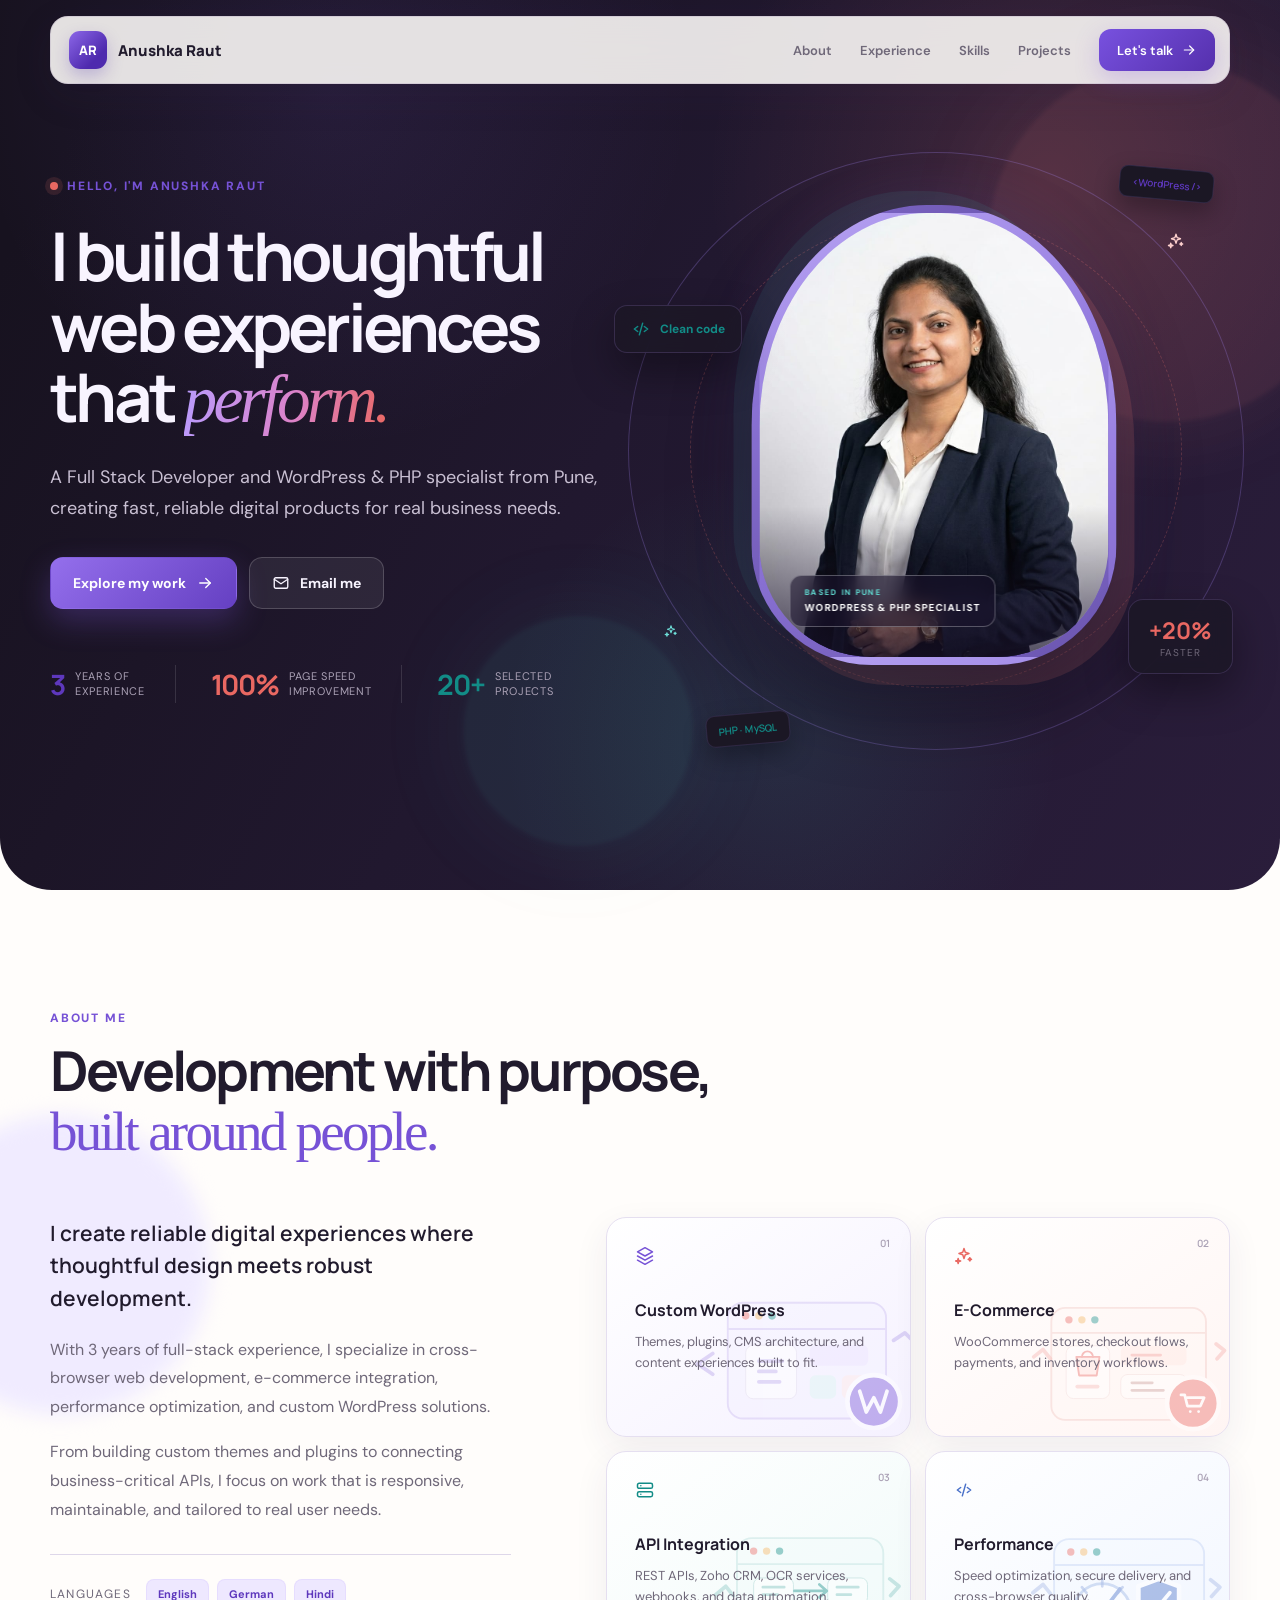
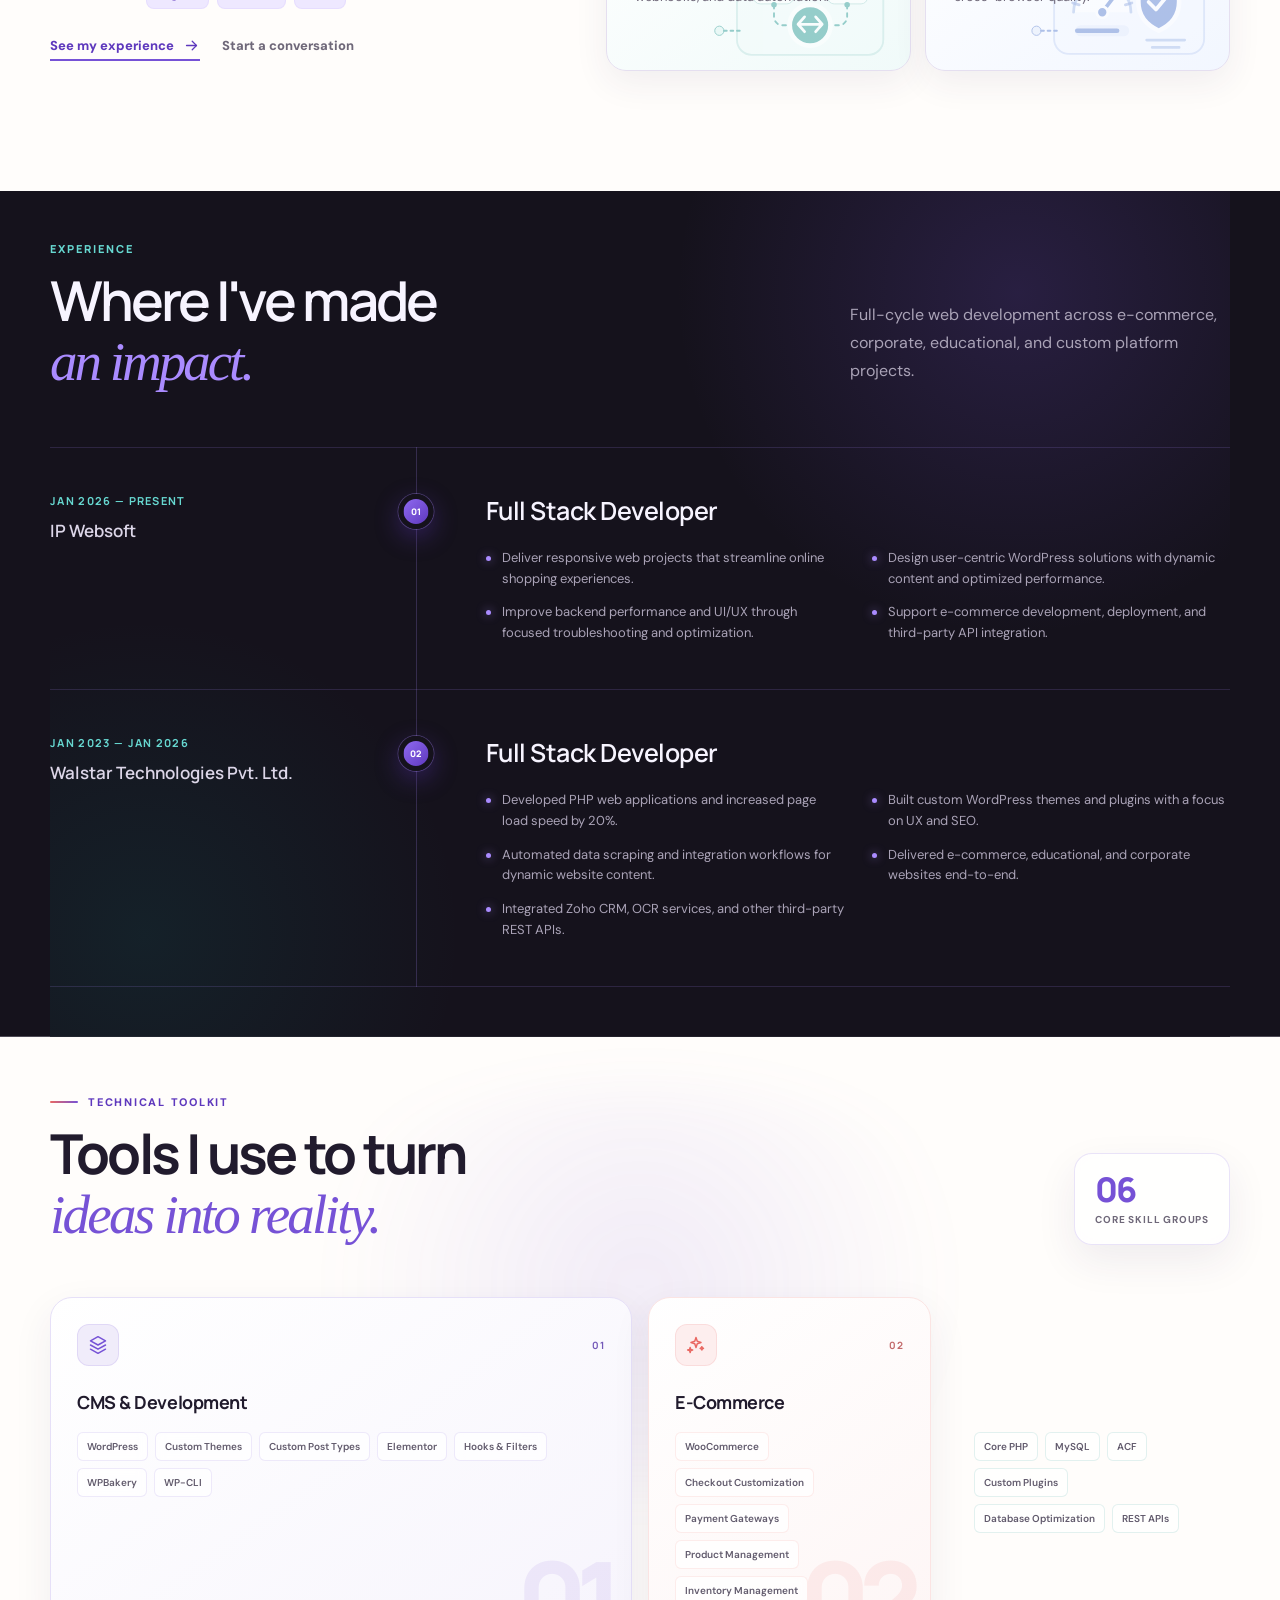
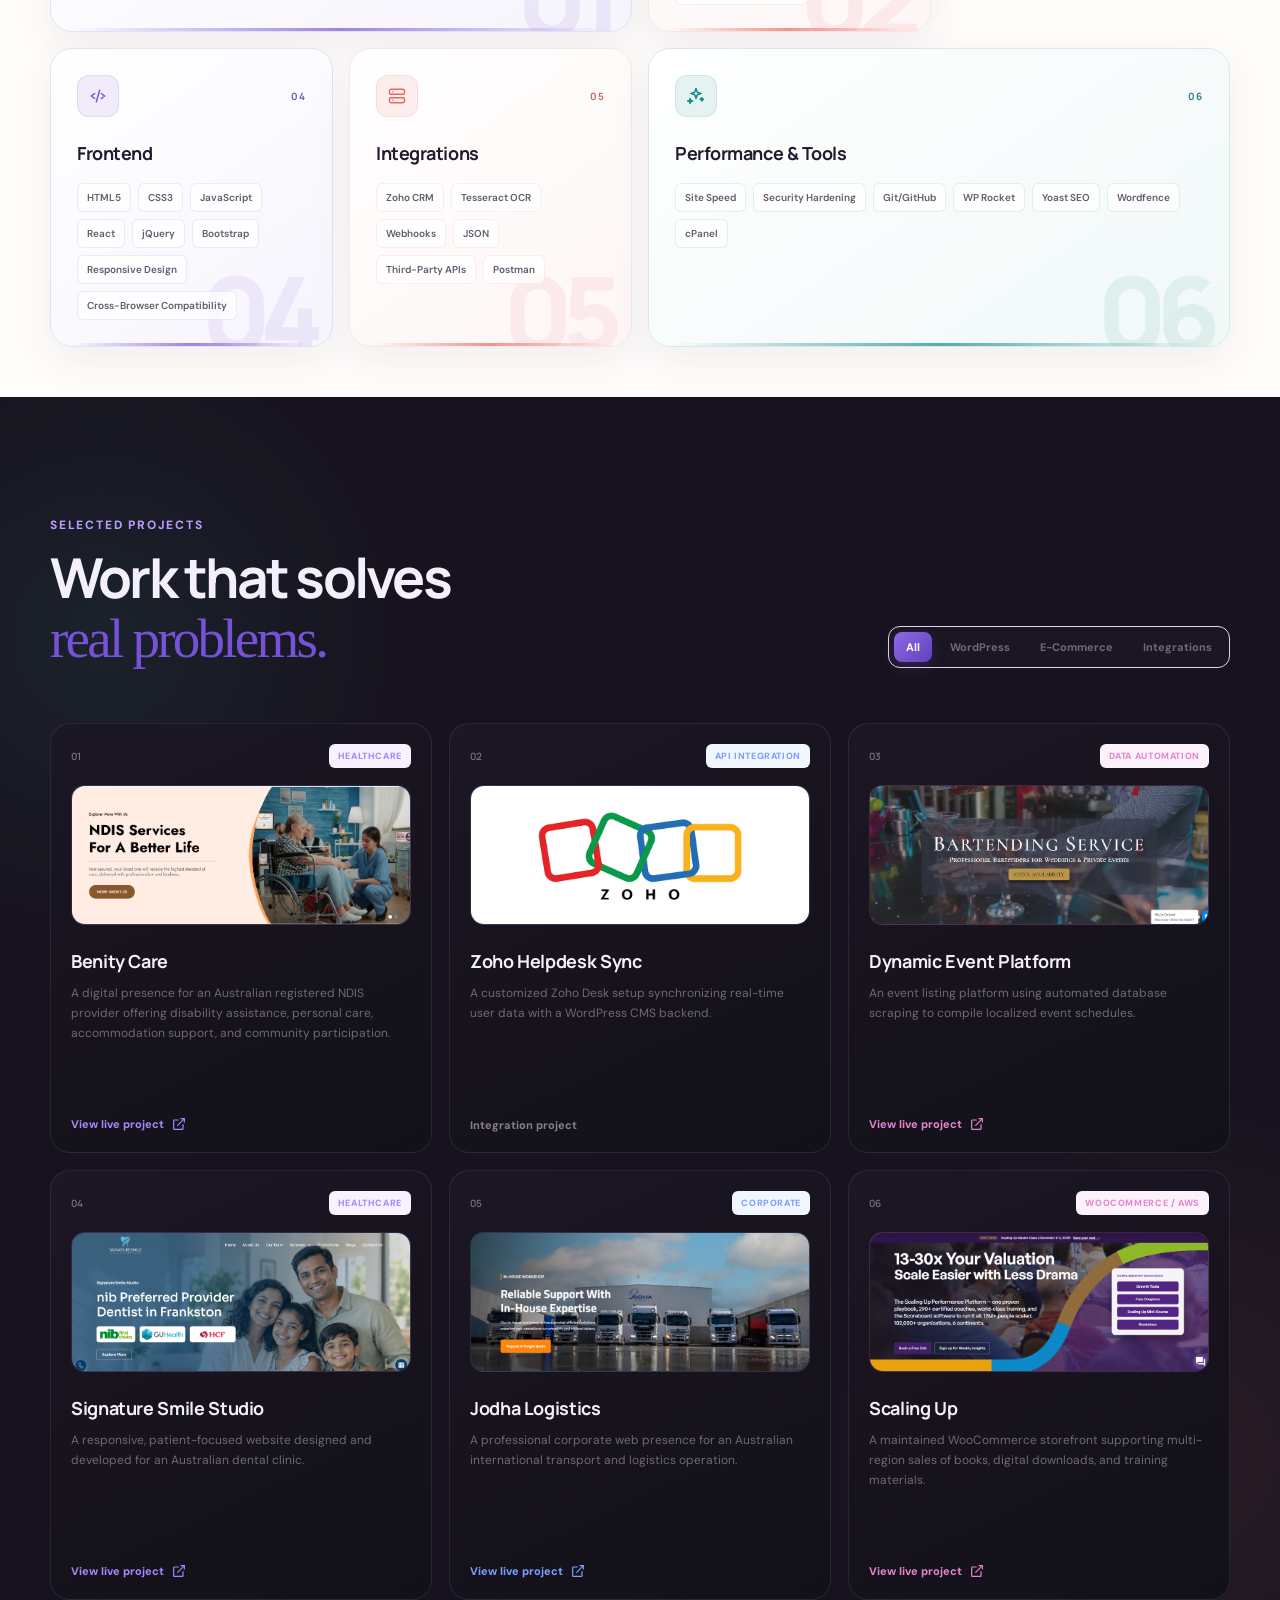
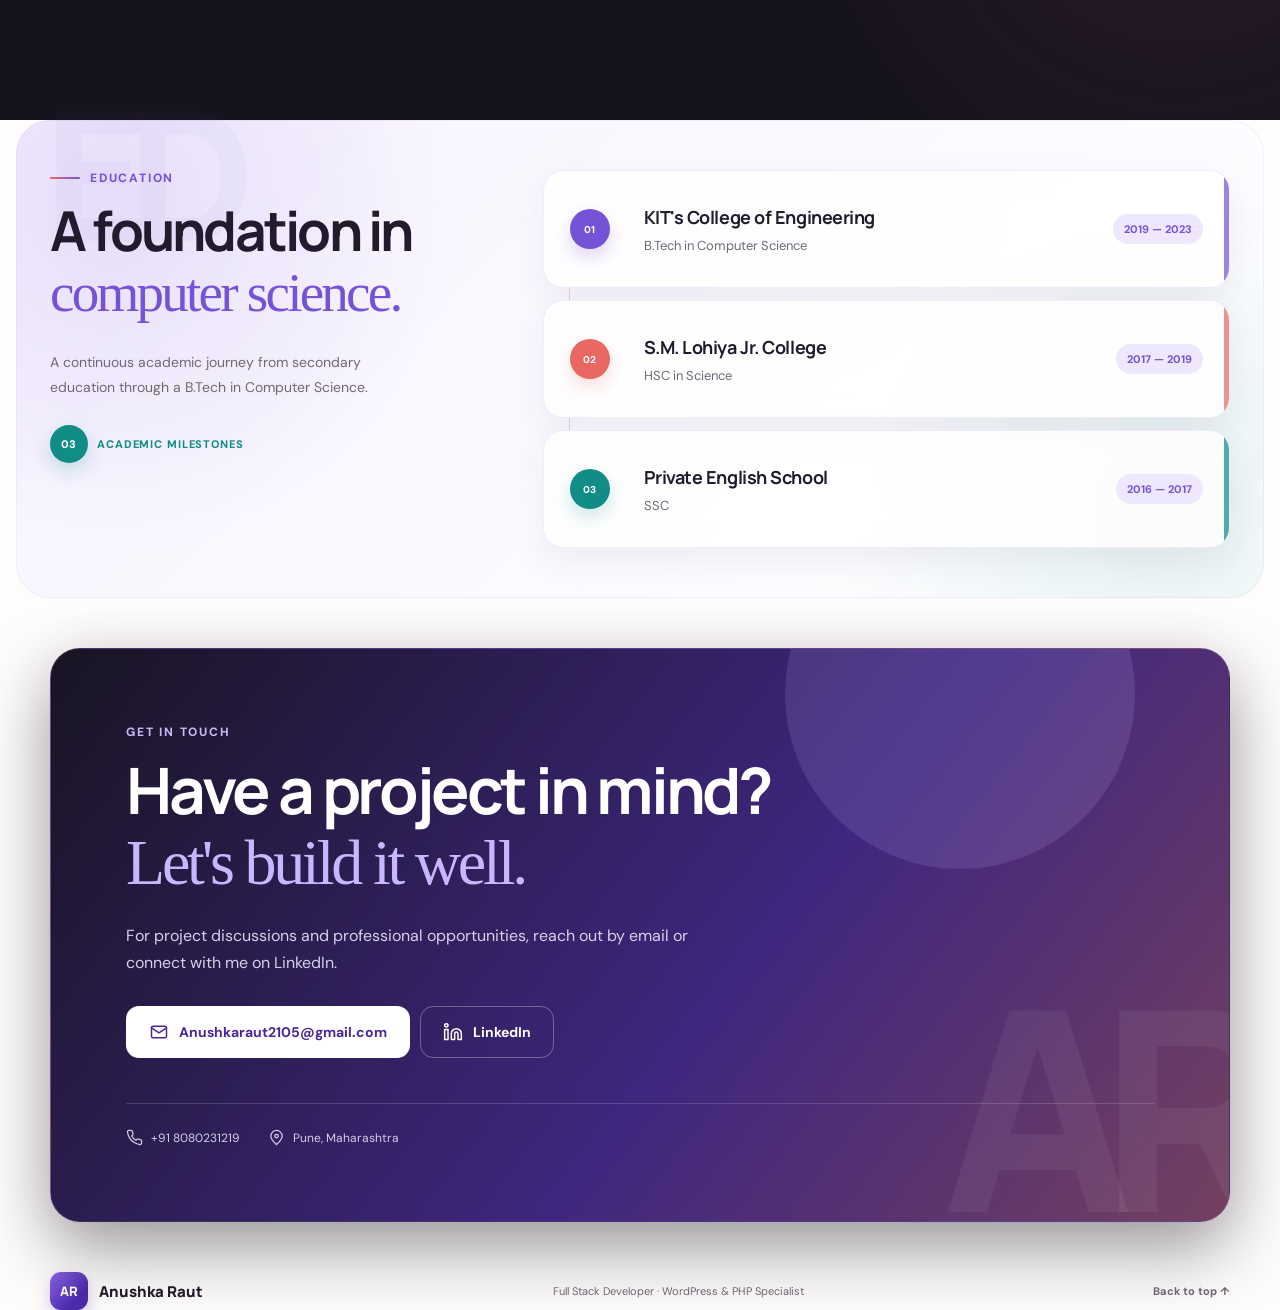
<file: index.html>
<!doctype html>
<html lang="en">
  <head>
    <meta charset="UTF-8" />
    <meta name="viewport" content="width=device-width, initial-scale=1.0" />
    <meta name="description" content="Anushka Raut — Full Stack Developer and WordPress & PHP specialist in Pune." />
    <title>Anushka Raut | Full Stack Developer</title>
    <link rel="icon" href="./public/favicon.svg" />
    <link rel="stylesheet" href="./style.css" />
    <script type="module" src="./script.js"></script>
  </head>
  <body>
<div class="app-shell">
<header class="site-header">
<a href="#home" class="brand" aria-label="Anushka Raut, home">
<span>AR</span>
<strong>Anushka Raut</strong>
</a>
<nav class="nav-links" aria-label="Main navigation">
<a href="#about" class="">About</a>
<a href="#experience" class="">Experience</a>
<a href="#skills" class="">Skills</a>
<a href="#projects" class="">Projects</a>
<a class="nav-contact" href="#contact">Let&#x27;s talk <svg width="16" height="16" viewBox="0 0 24 24" fill="none" stroke="currentColor" stroke-width="1.8" stroke-linecap="round" stroke-linejoin="round" aria-hidden="true">
<path d="M5 12h14">
</path>
<path d="m13 6 6 6-6 6">
</path>
</svg>
</a>
</nav>
<button class="menu-button" aria-label="Open menu" aria-expanded="false">
<svg width="20" height="20" viewBox="0 0 24 24" fill="none" stroke="currentColor" stroke-width="1.8" stroke-linecap="round" stroke-linejoin="round" aria-hidden="true">
<path d="M4 7h16">
</path>
<path d="M4 12h16">
</path>
<path d="M4 17h16">
</path>
</svg>
</button>
</header>
<main>
<section id="home" class="hero section-wrap">
<div class="hero-glow glow-one">
</div>
<div class="hero-glow glow-two">
</div>
<div class="hero-content reveal">
<p class="eyebrow">
<span class="eyebrow-dot">
</span> Hello, I&#x27;m Anushka Raut</p>
<h1>I build thoughtful web experiences that <em>perform.</em>
</h1>
<p class="hero-copy">A Full Stack Developer and WordPress &amp; PHP specialist from Pune, creating fast, reliable digital products for real business needs.</p>
<div class="hero-actions">
<a href="#projects" class="button button-primary">Explore my work <svg width="18" height="18" viewBox="0 0 24 24" fill="none" stroke="currentColor" stroke-width="1.8" stroke-linecap="round" stroke-linejoin="round" aria-hidden="true">
<path d="M5 12h14">
</path>
<path d="m13 6 6 6-6 6">
</path>
</svg>
</a>
<a href="mailto:Anushkaraut2105@gmail.com" class="button button-secondary">
<svg width="18" height="18" viewBox="0 0 24 24" fill="none" stroke="currentColor" stroke-width="1.8" stroke-linecap="round" stroke-linejoin="round" aria-hidden="true">
<rect x="3" y="5" width="18" height="14" rx="2">
</rect>
<path d="m3 7 9 6 9-6">
</path>
</svg> Email me</a>
</div>
<div class="hero-proof">
<div>
<strong>3</strong>
<span>Years of<br/>experience</span>
</div>
<div>
<strong>100%</strong>
<span>Page speed<br/>improvement</span>
</div>
<div>
<strong>20+</strong>
<span>Selected<br/>projects</span>
</div>
</div>
</div>
<div class="hero-visual" aria-hidden="true">
<div class="orbit orbit-one">
</div>
<div class="orbit orbit-two">
</div>
<div class="portrait-mark">
<span class="mark-shine">
</span>
<span class="portrait-scan">
</span>
<img src="./public/anushka-raut-portrait.jpg" alt="Anushka Raut" class="absolute inset-0 h-full w-full object-cover object-top"/>
<small>
<span>Based in Pune</span>WordPress &amp; PHP Specialist</small>
</div>
<div class="floating-card card-code">
<svg width="20" height="20" viewBox="0 0 24 24" fill="none" stroke="currentColor" stroke-width="1.8" stroke-linecap="round" stroke-linejoin="round" aria-hidden="true">
<path d="m8 9-4 3 4 3">
</path>
<path d="m16 9 4 3-4 3">
</path>
<path d="m14 5-4 14">
</path>
</svg>
<span>Clean code</span>
</div>
<div class="floating-card card-speed">
<strong>+20%</strong>
<span>Faster</span>
</div>
<div class="code-pill pill-one">&lt;WordPress /&gt;</div>
<div class="code-pill pill-two">PHP · MySQL</div>
<span class="portrait-spark spark-one">
<svg width="18" height="18" viewBox="0 0 24 24" fill="none" stroke="currentColor" stroke-width="1.8" stroke-linecap="round" stroke-linejoin="round" aria-hidden="true">
<path d="m12 3-1.5 4.5L6 9l4.5 1.5L12 15l1.5-4.5L18 9l-4.5-1.5L12 3ZM5 15l-.7 2.3L2 18l2.3.7L5 21l.7-2.3L8 18l-2.3-.7L5 15ZM19 14l-.7 1.3-1.3.7 1.3.7L19 18l.7-1.3 1.3-.7-1.3-.7L19 14Z">
</path>
</svg>
</span>
<span class="portrait-spark spark-two">
<svg width="14" height="14" viewBox="0 0 24 24" fill="none" stroke="currentColor" stroke-width="1.8" stroke-linecap="round" stroke-linejoin="round" aria-hidden="true">
<path d="m12 3-1.5 4.5L6 9l4.5 1.5L12 15l1.5-4.5L18 9l-4.5-1.5L12 3ZM5 15l-.7 2.3L2 18l2.3.7L5 21l.7-2.3L8 18l-2.3-.7L5 15ZM19 14l-.7 1.3-1.3.7 1.3.7L19 18l.7-1.3 1.3-.7-1.3-.7L19 14Z">
</path>
</svg>
</span>
</div>
</section>
<section id="about" class="about section-wrap">
<div class="section-heading">
<p class="section-kicker">About me</p>
<h2>Development with purpose,<br/>
<span>built around people.</span>
</h2>
</div>
<div class="about-grid">
<div class="about-copy">
<p class="lead">I create reliable digital experiences where thoughtful design meets robust development.</p>
<p>With 3 years of full-stack experience, I specialize in cross-browser web development, e-commerce integration, performance optimization, and custom WordPress solutions.</p>
<p>From building custom themes and plugins to connecting business-critical APIs, I focus on work that is responsive, maintainable, and tailored to real user needs.</p>
<div class="language-row">
<span>Languages</span>
<strong>English</strong>
<strong>German</strong>
<strong>Hindi</strong>
</div>
<div class="about-actions">
<a href="#experience" class="text-link">See my experience <svg width="17" height="17" viewBox="0 0 24 24" fill="none" stroke="currentColor" stroke-width="1.8" stroke-linecap="round" stroke-linejoin="round" aria-hidden="true">
<path d="M5 12h14">
</path>
<path d="m13 6 6 6-6 6">
</path>
</svg>
</a>
<a href="#contact" class="text-link muted-link">Start a conversation</a>
</div>
</div>
<div class="focus-grid">
<article style="background-image:url(&quot;data:image/svg+xml,%3Csvg xmlns=&#x27;http://www.w3.org/2000/svg&#x27; width=&#x27;260&#x27; height=&#x27;190&#x27; viewBox=&#x27;0 0 260 190&#x27;%3E%3Cg opacity=&#x27;.42&#x27; fill=&#x27;none&#x27; stroke-linecap=&#x27;round&#x27; stroke-linejoin=&#x27;round&#x27;%3E%3Cpath d=&#x27;M72 40h136a16 16 0 0 1 16 16v91a16 16 0 0 1-16 16H72a16 16 0 0 1-16-16V56a16 16 0 0 1 16-16Z&#x27; fill=&#x27;%23f4f0ff&#x27; stroke=&#x27;%23cbbcf1&#x27; stroke-width=&#x27;2&#x27;/%3E%3Cpath d=&#x27;M57 68h166&#x27; stroke=&#x27;%23cbbcf1&#x27; stroke-width=&#x27;2&#x27;/%3E%3Ccircle cx=&#x27;75&#x27; cy=&#x27;54&#x27; r=&#x27;4&#x27; fill=&#x27;%23e96862&#x27;/%3E%3Ccircle cx=&#x27;89&#x27; cy=&#x27;54&#x27; r=&#x27;4&#x27; fill=&#x27;%23f2b45f&#x27;/%3E%3Ccircle cx=&#x27;103&#x27; cy=&#x27;54&#x27; r=&#x27;4&#x27; fill=&#x27;%23128c87&#x27;/%3E%3Crect x=&#x27;75&#x27; y=&#x27;85&#x27; width=&#x27;54&#x27; height=&#x27;57&#x27; rx=&#x27;8&#x27; fill=&#x27;%23ffffff&#x27; stroke=&#x27;%23ded7e9&#x27;/%3E%3Cpath d=&#x27;M89 102h25M89 113h18M89 124h22&#x27; stroke=&#x27;%237652d6&#x27; stroke-width=&#x27;4&#x27; opacity=&#x27;.45&#x27;/%3E%3Crect x=&#x27;143&#x27; y=&#x27;85&#x27; width=&#x27;62&#x27; height=&#x27;22&#x27; rx=&#x27;6&#x27; fill=&#x27;%23e9e1ff&#x27;/%3E%3Crect x=&#x27;143&#x27; y=&#x27;117&#x27; width=&#x27;28&#x27; height=&#x27;25&#x27; rx=&#x27;6&#x27; fill=&#x27;%23d9f3f0&#x27;/%3E%3Crect x=&#x27;177&#x27; y=&#x27;117&#x27; width=&#x27;28&#x27; height=&#x27;25&#x27; rx=&#x27;6&#x27; fill=&#x27;%23ffe8e5&#x27;/%3E%3Ccircle cx=&#x27;211&#x27; cy=&#x27;145&#x27; r=&#x27;28&#x27; fill=&#x27;%237652d6&#x27; stroke=&#x27;%23ffffff&#x27; stroke-width=&#x27;5&#x27;/%3E%3Cpath d=&#x27;m196 134 7 22 8-15 7 15 7-22&#x27; stroke=&#x27;%23ffffff&#x27; stroke-width=&#x27;4&#x27;/%3E%3Cpath d=&#x27;M40 94 24 105l16 11M232 80l12-8 10 10&#x27; stroke=&#x27;%237652d6&#x27; stroke-width=&#x27;4&#x27; opacity=&#x27;.5&#x27;/%3E%3C/g%3E%3C/svg%3E&quot;), linear-gradient(145deg, rgba(255,255,255,.97), rgba(244,240,255,.92));background-position:right -10px bottom -8px, center;background-repeat:no-repeat;background-size:245px auto, cover">
<span>01</span>
<svg width="20" height="20" viewBox="0 0 24 24" fill="none" stroke="currentColor" stroke-width="1.8" stroke-linecap="round" stroke-linejoin="round" aria-hidden="true">
<path d="m12 2 9 5-9 5-9-5 9-5Z">
</path>
<path d="m3 12 9 5 9-5">
</path>
<path d="m3 17 9 5 9-5">
</path>
</svg>
<h3>Custom WordPress</h3>
<p>Themes, plugins, CMS architecture, and content experiences built to fit.</p>
</article>
<article style="background-image:url(&quot;data:image/svg+xml,%3Csvg xmlns=&#x27;http://www.w3.org/2000/svg&#x27; width=&#x27;270&#x27; height=&#x27;190&#x27; viewBox=&#x27;0 0 270 190&#x27;%3E%3Cg opacity=&#x27;.4&#x27; fill=&#x27;none&#x27; stroke-linecap=&#x27;round&#x27; stroke-linejoin=&#x27;round&#x27;%3E%3Cpath d=&#x27;M78 43h137a15 15 0 0 1 15 15v91a15 15 0 0 1-15 15H78a15 15 0 0 1-15-15V58a15 15 0 0 1 15-15Z&#x27; fill=&#x27;%23fff7f5&#x27; stroke=&#x27;%23f0c5c1&#x27; stroke-width=&#x27;2&#x27;/%3E%3Cpath d=&#x27;M64 70h165&#x27; stroke=&#x27;%23f0c5c1&#x27; stroke-width=&#x27;2&#x27;/%3E%3Ccircle cx=&#x27;82&#x27; cy=&#x27;56&#x27; r=&#x27;4&#x27; fill=&#x27;%23e96862&#x27;/%3E%3Ccircle cx=&#x27;96&#x27; cy=&#x27;56&#x27; r=&#x27;4&#x27; fill=&#x27;%23f2b45f&#x27;/%3E%3Ccircle cx=&#x27;110&#x27; cy=&#x27;56&#x27; r=&#x27;4&#x27; fill=&#x27;%23128c87&#x27;/%3E%3Crect x=&#x27;79&#x27; y=&#x27;84&#x27; width=&#x27;47&#x27; height=&#x27;57&#x27; rx=&#x27;8&#x27; fill=&#x27;%23ffffff&#x27; stroke=&#x27;%23efd8d5&#x27;/%3E%3Cpath d=&#x27;M90 96h25l-3 20H93Z&#x27; fill=&#x27;%23ffe1dd&#x27; stroke=&#x27;%23e96862&#x27; stroke-width=&#x27;2&#x27;/%3E%3Cpath d=&#x27;M96 96a6 6 0 0 1 12 0&#x27; stroke=&#x27;%23e96862&#x27; stroke-width=&#x27;2&#x27;/%3E%3Cpath d=&#x27;M91 128h22&#x27; stroke=&#x27;%23e96862&#x27; stroke-width=&#x27;4&#x27; opacity=&#x27;.45&#x27;/%3E%3Crect x=&#x27;138&#x27; y=&#x27;84&#x27; width=&#x27;71&#x27; height=&#x27;21&#x27; rx=&#x27;6&#x27; fill=&#x27;%23ffe5e2&#x27;/%3E%3Cpath d=&#x27;M150 94h31&#x27; stroke=&#x27;%23e96862&#x27; stroke-width=&#x27;3&#x27; opacity=&#x27;.6&#x27;/%3E%3Crect x=&#x27;138&#x27; y=&#x27;115&#x27; width=&#x27;71&#x27; height=&#x27;26&#x27; rx=&#x27;7&#x27; fill=&#x27;%23ffffff&#x27; stroke=&#x27;%23efd8d5&#x27;/%3E%3Cpath d=&#x27;M150 124h22M150 132h34&#x27; stroke=&#x27;%23c89f9b&#x27; stroke-width=&#x27;3&#x27;/%3E%3Ccircle cx=&#x27;216&#x27; cy=&#x27;146&#x27; r=&#x27;28&#x27; fill=&#x27;%23e96862&#x27; stroke=&#x27;%23ffffff&#x27; stroke-width=&#x27;5&#x27;/%3E%3Cpath d=&#x27;M203 137h4l3 12h14l4-9h-18M213 155h.1M222 155h.1&#x27; stroke=&#x27;%23ffffff&#x27; stroke-width=&#x27;3&#x27;/%3E%3Cpath d=&#x27;m44 96 10-8 8 10M241 82l9 7-8 9&#x27; stroke=&#x27;%23e96862&#x27; stroke-width=&#x27;4&#x27; opacity=&#x27;.5&#x27;/%3E%3C/g%3E%3C/svg%3E&quot;), linear-gradient(145deg, rgba(255,255,255,.97), rgba(255,244,242,.92));background-position:right -14px bottom -8px, center;background-repeat:no-repeat;background-size:250px auto, cover">
<span>02</span>
<svg width="20" height="20" viewBox="0 0 24 24" fill="none" stroke="currentColor" stroke-width="1.8" stroke-linecap="round" stroke-linejoin="round" aria-hidden="true">
<path d="m12 3-1.5 4.5L6 9l4.5 1.5L12 15l1.5-4.5L18 9l-4.5-1.5L12 3ZM5 15l-.7 2.3L2 18l2.3.7L5 21l.7-2.3L8 18l-2.3-.7L5 15ZM19 14l-.7 1.3-1.3.7 1.3.7L19 18l.7-1.3 1.3-.7-1.3-.7L19 14Z">
</path>
</svg>
<h3>E-Commerce</h3>
<p>WooCommerce stores, checkout flows, payments, and inventory workflows.</p>
</article>
<article style="background-image:url(&quot;data:image/svg+xml,%3Csvg xmlns=&#x27;http://www.w3.org/2000/svg&#x27; width=&#x27;270&#x27; height=&#x27;190&#x27; viewBox=&#x27;0 0 270 190&#x27;%3E%3Cg opacity=&#x27;.42&#x27; fill=&#x27;none&#x27; stroke-linecap=&#x27;round&#x27; stroke-linejoin=&#x27;round&#x27;%3E%3Cpath d=&#x27;M84 39h126a16 16 0 0 1 16 16v94a16 16 0 0 1-16 16H84a16 16 0 0 1-16-16V55a16 16 0 0 1 16-16Z&#x27; fill=&#x27;%23f1fbfa&#x27; stroke=&#x27;%23b7dedb&#x27; stroke-width=&#x27;2&#x27;/%3E%3Cpath d=&#x27;M69 67h156&#x27; stroke=&#x27;%23b7dedb&#x27; stroke-width=&#x27;2&#x27;/%3E%3Ccircle cx=&#x27;86&#x27; cy=&#x27;53&#x27; r=&#x27;4&#x27; fill=&#x27;%23e96862&#x27;/%3E%3Ccircle cx=&#x27;100&#x27; cy=&#x27;53&#x27; r=&#x27;4&#x27; fill=&#x27;%23f2b45f&#x27;/%3E%3Ccircle cx=&#x27;114&#x27; cy=&#x27;53&#x27; r=&#x27;4&#x27; fill=&#x27;%23128c87&#x27;/%3E%3Crect x=&#x27;86&#x27; y=&#x27;82&#x27; width=&#x27;43&#x27; height=&#x27;28&#x27; rx=&#x27;7&#x27; fill=&#x27;%23ffffff&#x27; stroke=&#x27;%239bceca&#x27;/%3E%3Cpath d=&#x27;M96 92h23M96 100h16&#x27; stroke=&#x27;%23128c87&#x27; stroke-width=&#x27;3&#x27; opacity=&#x27;.55&#x27;/%3E%3Crect x=&#x27;166&#x27; y=&#x27;82&#x27; width=&#x27;43&#x27; height=&#x27;28&#x27; rx=&#x27;7&#x27; fill=&#x27;%23ffffff&#x27; stroke=&#x27;%239bceca&#x27;/%3E%3Cpath d=&#x27;M176 92h23M176 100h15&#x27; stroke=&#x27;%23128c87&#x27; stroke-width=&#x27;3&#x27; opacity=&#x27;.55&#x27;/%3E%3Cpath d=&#x27;M130 96h35m-8-7 8 7-8 7&#x27; stroke=&#x27;%23128c87&#x27; stroke-width=&#x27;3&#x27;/%3E%3Ccircle cx=&#x27;147&#x27; cy=&#x27;133&#x27; r=&#x27;22&#x27; fill=&#x27;%23128c87&#x27; stroke=&#x27;%23ffffff&#x27; stroke-width=&#x27;5&#x27;/%3E%3Cpath d=&#x27;M136 132h22M141 124l-7 8 7 8M153 124l7 8-7 8&#x27; stroke=&#x27;%23ffffff&#x27; stroke-width=&#x27;3&#x27;/%3E%3Cpath d=&#x27;M108 111v13c0 5 4 9 9 9h7M187 111v13c0 5-4 9-9 9h-8&#x27; stroke=&#x27;%23128c87&#x27; stroke-width=&#x27;2&#x27; stroke-dasharray=&#x27;4 5&#x27;/%3E%3Ccircle cx=&#x27;108&#x27; cy=&#x27;111&#x27; r=&#x27;3&#x27; fill=&#x27;%23128c87&#x27;/%3E%3Ccircle cx=&#x27;187&#x27; cy=&#x27;111&#x27; r=&#x27;3&#x27; fill=&#x27;%23128c87&#x27;/%3E%3Cpath d=&#x27;m45 100 11-9 8 10M233 83l10 8-9 10&#x27; stroke=&#x27;%23128c87&#x27; stroke-width=&#x27;4&#x27; opacity=&#x27;.48&#x27;/%3E%3Ccircle cx=&#x27;49&#x27; cy=&#x27;139&#x27; r=&#x27;5&#x27; fill=&#x27;%23d9f3f0&#x27; stroke=&#x27;%23128c87&#x27;/%3E%3Cpath d=&#x27;M54 139h20&#x27; stroke=&#x27;%23128c87&#x27; stroke-width=&#x27;2&#x27; stroke-dasharray=&#x27;3 4&#x27;/%3E%3C/g%3E%3C/svg%3E&quot;), linear-gradient(145deg, rgba(255,255,255,.97), rgba(239,250,249,.92));background-position:right -14px bottom -8px, center;background-repeat:no-repeat;background-size:250px auto, cover">
<span>03</span>
<svg width="20" height="20" viewBox="0 0 24 24" fill="none" stroke="currentColor" stroke-width="1.8" stroke-linecap="round" stroke-linejoin="round" aria-hidden="true">
<rect x="3" y="4" width="18" height="6" rx="2">
</rect>
<rect x="3" y="14" width="18" height="6" rx="2">
</rect>
<path d="M7 7h.01M7 17h.01">
</path>
</svg>
<h3>API Integration</h3>
<p>REST APIs, Zoho CRM, OCR services, webhooks, and data automation.</p>
</article>
<article style="background-image:url(&quot;data:image/svg+xml,%3Csvg xmlns=&#x27;http://www.w3.org/2000/svg&#x27; width=&#x27;270&#x27; height=&#x27;190&#x27; viewBox=&#x27;0 0 270 190&#x27;%3E%3Cg opacity=&#x27;.42&#x27; fill=&#x27;none&#x27; stroke-linecap=&#x27;round&#x27; stroke-linejoin=&#x27;round&#x27;%3E%3Cpath d=&#x27;M82 40h130a16 16 0 0 1 16 16v92a16 16 0 0 1-16 16H82a16 16 0 0 1-16-16V56a16 16 0 0 1 16-16Z&#x27; fill=&#x27;%23f3f7ff&#x27; stroke=&#x27;%23bed0f2&#x27; stroke-width=&#x27;2&#x27;/%3E%3Cpath d=&#x27;M67 68h160&#x27; stroke=&#x27;%23bed0f2&#x27; stroke-width=&#x27;2&#x27;/%3E%3Ccircle cx=&#x27;84&#x27; cy=&#x27;54&#x27; r=&#x27;4&#x27; fill=&#x27;%23e96862&#x27;/%3E%3Ccircle cx=&#x27;98&#x27; cy=&#x27;54&#x27; r=&#x27;4&#x27; fill=&#x27;%23f2b45f&#x27;/%3E%3Ccircle cx=&#x27;112&#x27; cy=&#x27;54&#x27; r=&#x27;4&#x27; fill=&#x27;%23128c87&#x27;/%3E%3Cpath d=&#x27;M87 119a31 31 0 0 1 62 0&#x27; fill=&#x27;%23ffffff&#x27; stroke=&#x27;%239bb6e5&#x27; stroke-width=&#x27;3&#x27;/%3E%3Cpath d=&#x27;M118 119 137 94&#x27; stroke=&#x27;%234b72c9&#x27; stroke-width=&#x27;4&#x27;/%3E%3Ccircle cx=&#x27;118&#x27; cy=&#x27;119&#x27; r=&#x27;6&#x27; fill=&#x27;%234b72c9&#x27; stroke=&#x27;%23ffffff&#x27; stroke-width=&#x27;3&#x27;/%3E%3Cpath d=&#x27;M93 111l-7-2M101 98l-5-6M118 91v-8M135 98l5-6M143 111l7-2&#x27; stroke=&#x27;%234b72c9&#x27; stroke-width=&#x27;3&#x27; opacity=&#x27;.6&#x27;/%3E%3Crect x=&#x27;89&#x27; y=&#x27;133&#x27; width=&#x27;58&#x27; height=&#x27;12&#x27; rx=&#x27;6&#x27; fill=&#x27;%23dfe9fb&#x27;/%3E%3Cpath d=&#x27;M91 139h43&#x27; stroke=&#x27;%234b72c9&#x27; stroke-width=&#x27;5&#x27;/%3E%3Cpath d=&#x27;M179 83l22 8v17c0 15-9 25-22 31-13-6-22-16-22-31V91Z&#x27; fill=&#x27;%234b72c9&#x27; stroke=&#x27;%23ffffff&#x27; stroke-width=&#x27;5&#x27;/%3E%3Cpath d=&#x27;m168 108 8 8 15-18&#x27; stroke=&#x27;%23ffffff&#x27; stroke-width=&#x27;4&#x27;/%3E%3Cpath d=&#x27;M166 149h41M172 157h29&#x27; stroke=&#x27;%239bb6e5&#x27; stroke-width=&#x27;3&#x27;/%3E%3Cpath d=&#x27;m43 98 11-9 8 10M235 84l10 8-9 10&#x27; stroke=&#x27;%234b72c9&#x27; stroke-width=&#x27;4&#x27; opacity=&#x27;.48&#x27;/%3E%3Ccircle cx=&#x27;47&#x27; cy=&#x27;139&#x27; r=&#x27;5&#x27; fill=&#x27;%23dfe9fb&#x27; stroke=&#x27;%234b72c9&#x27;/%3E%3Cpath d=&#x27;M52 139h20&#x27; stroke=&#x27;%234b72c9&#x27; stroke-width=&#x27;2&#x27; stroke-dasharray=&#x27;3 4&#x27;/%3E%3C/g%3E%3C/svg%3E&quot;), linear-gradient(145deg, rgba(255,255,255,.97), rgba(241,246,255,.92));background-position:right -14px bottom -8px, center;background-repeat:no-repeat;background-size:250px auto, cover">
<span>04</span>
<svg width="20" height="20" viewBox="0 0 24 24" fill="none" stroke="currentColor" stroke-width="1.8" stroke-linecap="round" stroke-linejoin="round" aria-hidden="true">
<path d="m8 9-4 3 4 3">
</path>
<path d="m16 9 4 3-4 3">
</path>
<path d="m14 5-4 14">
</path>
</svg>
<h3>Performance</h3>
<p>Speed optimization, secure delivery, and cross-browser quality.</p>
</article>
</div>
</div>
</section>
<section id="experience" class="experience">
<div class="section-wrap experience-stage">
<div class="section-heading split-heading">
<div>
<p class="section-kicker">Experience</p>
<h2>Where I&#x27;ve made<br/>
<span>an impact.</span>
</h2>
</div>
<p>Full-cycle web development across e-commerce, corporate, educational, and custom platform projects.</p>
</div>
<div class="timeline">
<article class="timeline-item">
<div class="timeline-marker">
<span>01</span>
</div>
<div class="job-meta">
<p>Jan 2026 — Present</p>
<strong>IP Websoft</strong>
</div>
<div class="job-details">
<h3>Full Stack Developer</h3>
<ul>
<li>Deliver responsive web projects that streamline online shopping experiences.</li>
<li>Design user-centric WordPress solutions with dynamic content and optimized performance.</li>
<li>Improve backend performance and UI/UX through focused troubleshooting and optimization.</li>
<li>Support e-commerce development, deployment, and third-party API integration.</li>
</ul>
</div>
</article>
<article class="timeline-item">
<div class="timeline-marker">
<span>02</span>
</div>
<div class="job-meta">
<p>Jan 2023 — Jan 2026</p>
<strong>Walstar Technologies Pvt. Ltd.</strong>
</div>
<div class="job-details">
<h3>Full Stack Developer</h3>
<ul>
<li>Developed PHP web applications and increased page load speed by 20%.</li>
<li>Built custom WordPress themes and plugins with a focus on UX and SEO.</li>
<li>Automated data scraping and integration workflows for dynamic website content.</li>
<li>Delivered e-commerce, educational, and corporate websites end-to-end.</li>
<li>Integrated Zoho CRM, OCR services, and other third-party REST APIs.</li>
</ul>
</div>
</article>
</div>
</div>
</section>
<section id="skills" class="skills section-wrap skills-showcase">
<div class="section-heading skills-heading">
<div>
<p class="section-kicker">Technical toolkit</p>
<h2>Tools I use to turn<br/>
<span>ideas into reality.</span>
</h2>
</div>
<div class="skills-summary" aria-label="Six core skill groups">
<strong>06</strong>
<span>Core skill groups</span>
</div>
</div>
<div class="skills-grid">
<article class="skill-card" data-index="01">
<div class="skill-card-top">
<div class="skill-icon">
<svg width="20" height="20" viewBox="0 0 24 24" fill="none" stroke="currentColor" stroke-width="1.8" stroke-linecap="round" stroke-linejoin="round" aria-hidden="true">
<path d="m12 2 9 5-9 5-9-5 9-5Z">
</path>
<path d="m3 12 9 5 9-5">
</path>
<path d="m3 17 9 5 9-5">
</path>
</svg>
</div>
<span class="skill-card-index">01</span>
</div>
<h3>CMS &amp; Development</h3>
<div class="skill-tags">
<span>WordPress</span>
<span>Custom Themes</span>
<span>Custom Post Types</span>
<span>Elementor</span>
<span>Hooks &amp; Filters</span>
<span>WPBakery</span>
<span>WP-CLI</span>
</div>
</article>
<article class="skill-card" data-index="02">
<div class="skill-card-top">
<div class="skill-icon">
<svg width="20" height="20" viewBox="0 0 24 24" fill="none" stroke="currentColor" stroke-width="1.8" stroke-linecap="round" stroke-linejoin="round" aria-hidden="true">
<path d="m12 3-1.5 4.5L6 9l4.5 1.5L12 15l1.5-4.5L18 9l-4.5-1.5L12 3ZM5 15l-.7 2.3L2 18l2.3.7L5 21l.7-2.3L8 18l-2.3-.7L5 15ZM19 14l-.7 1.3-1.3.7 1.3.7L19 18l.7-1.3 1.3-.7-1.3-.7L19 14Z">
</path>
</svg>
</div>
<span class="skill-card-index">02</span>
</div>
<h3>E-Commerce</h3>
<div class="skill-tags">
<span>WooCommerce</span>
<span>Checkout Customization</span>
<span>Payment Gateways</span>
<span>Product Management</span>
<span>Inventory Management</span>
</div>
</article>
<article class="skill-card" data-index="03">
<div class="skill-card-top">
<div class="skill-icon">
<svg width="20" height="20" viewBox="0 0 24 24" fill="none" stroke="currentColor" stroke-width="1.8" stroke-linecap="round" stroke-linejoin="round" aria-hidden="true">
<ellipse cx="12" cy="5" rx="8" ry="3">
</ellipse>
<path d="M4 5v6c0 1.7 3.6 3 8 3s8-1.3 8-3V5">
</path>
<path d="M4 11v6c0 1.7 3.6 3 8 3s8-1.3 8-3v-6">
</path>
</svg>
</div>
<span class="skill-card-index">03</span>
</div>
<h3>Backend &amp; Database</h3>
<div class="skill-tags">
<span>Core PHP</span>
<span>MySQL</span>
<span>ACF</span>
<span>Custom Plugins</span>
<span>Database Optimization</span>
<span>REST APIs</span>
</div>
</article>
<article class="skill-card" data-index="04">
<div class="skill-card-top">
<div class="skill-icon">
<svg width="20" height="20" viewBox="0 0 24 24" fill="none" stroke="currentColor" stroke-width="1.8" stroke-linecap="round" stroke-linejoin="round" aria-hidden="true">
<path d="m8 9-4 3 4 3">
</path>
<path d="m16 9 4 3-4 3">
</path>
<path d="m14 5-4 14">
</path>
</svg>
</div>
<span class="skill-card-index">04</span>
</div>
<h3>Frontend</h3>
<div class="skill-tags">
<span>HTML5</span>
<span>CSS3</span>
<span>JavaScript</span>
<span>React</span>
<span>jQuery</span>
<span>Bootstrap</span>
<span>Responsive Design</span>
<span>Cross-Browser Compatibility</span>
</div>
</article>
<article class="skill-card" data-index="05">
<div class="skill-card-top">
<div class="skill-icon">
<svg width="20" height="20" viewBox="0 0 24 24" fill="none" stroke="currentColor" stroke-width="1.8" stroke-linecap="round" stroke-linejoin="round" aria-hidden="true">
<rect x="3" y="4" width="18" height="6" rx="2">
</rect>
<rect x="3" y="14" width="18" height="6" rx="2">
</rect>
<path d="M7 7h.01M7 17h.01">
</path>
</svg>
</div>
<span class="skill-card-index">05</span>
</div>
<h3>Integrations</h3>
<div class="skill-tags">
<span>Zoho CRM</span>
<span>Tesseract OCR</span>
<span>Webhooks</span>
<span>JSON</span>
<span>Third-Party APIs</span>
<span>Postman</span>
</div>
</article>
<article class="skill-card" data-index="06">
<div class="skill-card-top">
<div class="skill-icon">
<svg width="20" height="20" viewBox="0 0 24 24" fill="none" stroke="currentColor" stroke-width="1.8" stroke-linecap="round" stroke-linejoin="round" aria-hidden="true">
<path d="m12 3-1.5 4.5L6 9l4.5 1.5L12 15l1.5-4.5L18 9l-4.5-1.5L12 3ZM5 15l-.7 2.3L2 18l2.3.7L5 21l.7-2.3L8 18l-2.3-.7L5 15ZM19 14l-.7 1.3-1.3.7 1.3.7L19 18l.7-1.3 1.3-.7-1.3-.7L19 14Z">
</path>
</svg>
</div>
<span class="skill-card-index">06</span>
</div>
<h3>Performance &amp; Tools</h3>
<div class="skill-tags">
<span>Site Speed</span>
<span>Security Hardening</span>
<span>Git/GitHub</span>
<span>WP Rocket</span>
<span>Yoast SEO</span>
<span>Wordfence</span>
<span>cPanel</span>
</div>
</article>
</div>
</section>
<section id="projects" class="projects">
<div class="section-wrap">
<div class="section-heading split-heading project-heading">
<div>
<p class="section-kicker">Selected projects</p>
<h2>Work that solves<br/>
<span>real problems.</span>
</h2>
</div>
<div class="filters" aria-label="Filter projects">
<button class="active">All</button>
<button class="">WordPress</button>
<button class="">E-Commerce</button>
<button class="">Integrations</button>
</div>
</div>
<div class="projects-grid">
<article data-category="WordPress" data-category="Integrations" data-category="Integrations" data-category="WordPress" data-category="WordPress" data-category="E-Commerce" class="project-card accent-violet">
<div class="project-top">
<span class="project-number">01</span>
<span class="project-label">Healthcare</span>
</div>
<div class="project-symbol" aria-hidden="true">
<img src="./public/benity-care-project.jpg" alt="" class="h-full w-full object-cover"/>
</div>
<div class="project-content">
<h3>Benity Care</h3>
<p>A digital presence for an Australian registered NDIS provider offering disability assistance, personal care, accommodation support, and community participation.</p>
<a href="https://benitycare.com.au/" target="_blank" rel="noreferrer">View live project <svg width="16" height="16" viewBox="0 0 24 24" fill="none" stroke="currentColor" stroke-width="1.8" stroke-linecap="round" stroke-linejoin="round" aria-hidden="true">
<path d="M15 4h5v5">
</path>
<path d="m10 14 10-10">
</path>
<path d="M18 13v6a1 1 0 0 1-1 1H5a1 1 0 0 1-1-1V7a1 1 0 0 1 1-1h6">
</path>
</svg>
</a>
</div>
</article>
<article class="project-card accent-blue">
<div class="project-top">
<span class="project-number">02</span>
<span class="project-label">API Integration</span>
</div>
<div class="project-symbol" aria-hidden="true">
<img src="./public/zoho-project-logo.png" alt="" class="h-[140px] w-[360px] max-h-full max-w-full bg-white object-contain p-3"/>
</div>
<div class="project-content">
<h3>Zoho Helpdesk Sync</h3>
<p>A customized Zoho Desk setup synchronizing real-time user data with a WordPress CMS backend.</p>
<span class="case-label">Integration project</span>
</div>
</article>
<article class="project-card accent-pink">
<div class="project-top">
<span class="project-number">03</span>
<span class="project-label">Data Automation</span>
</div>
<div class="project-symbol" aria-hidden="true">
<img src="./public/dynamic-event-project.jpg" alt="" class="h-[140px] w-[360px] max-h-full max-w-full object-cover"/>
</div>
<div class="project-content">
<h3>Dynamic Event Platform</h3>
<p>An event listing platform using automated database scraping to compile localized event schedules.</p>
<a href="https://deluxebartendingservice.com/" target="_blank" rel="noreferrer">View live project <svg width="16" height="16" viewBox="0 0 24 24" fill="none" stroke="currentColor" stroke-width="1.8" stroke-linecap="round" stroke-linejoin="round" aria-hidden="true">
<path d="M15 4h5v5">
</path>
<path d="m10 14 10-10">
</path>
<path d="M18 13v6a1 1 0 0 1-1 1H5a1 1 0 0 1-1-1V7a1 1 0 0 1 1-1h6">
</path>
</svg>
</a>
</div>
</article>
<article class="project-card accent-violet">
<div class="project-top">
<span class="project-number">04</span>
<span class="project-label">Healthcare</span>
</div>
<div class="project-symbol" aria-hidden="true">
<img src="./public/signature-smile-project.jpg" alt="" class="h-[140px] w-[360px] max-h-full max-w-full object-cover"/>
</div>
<div class="project-content">
<h3>Signature Smile Studio</h3>
<p>A responsive, patient-focused website designed and developed for an Australian dental clinic.</p>
<a href="https://www.signaturesmilestudio.com.au/" target="_blank" rel="noreferrer">View live project <svg width="16" height="16" viewBox="0 0 24 24" fill="none" stroke="currentColor" stroke-width="1.8" stroke-linecap="round" stroke-linejoin="round" aria-hidden="true">
<path d="M15 4h5v5">
</path>
<path d="m10 14 10-10">
</path>
<path d="M18 13v6a1 1 0 0 1-1 1H5a1 1 0 0 1-1-1V7a1 1 0 0 1 1-1h6">
</path>
</svg>
</a>
</div>
</article>
<article class="project-card accent-blue">
<div class="project-top">
<span class="project-number">05</span>
<span class="project-label">Corporate</span>
</div>
<div class="project-symbol" aria-hidden="true">
<img src="./imports/Screenshot_2026-11-04_104848-1.png" alt="" class="h-[140px] w-[360px] max-h-full max-w-full object-cover"/>
</div>
<div class="project-content">
<h3>Jodha Logistics</h3>
<p>A professional corporate web presence for an Australian international transport and logistics operation.</p>
<a href="https://jodhalogistics.com.au/" target="_blank" rel="noreferrer">View live project <svg width="16" height="16" viewBox="0 0 24 24" fill="none" stroke="currentColor" stroke-width="1.8" stroke-linecap="round" stroke-linejoin="round" aria-hidden="true">
<path d="M15 4h5v5">
</path>
<path d="m10 14 10-10">
</path>
<path d="M18 13v6a1 1 0 0 1-1 1H5a1 1 0 0 1-1-1V7a1 1 0 0 1 1-1h6">
</path>
</svg>
</a>
</div>
</article>
<article class="project-card accent-pink">
<div class="project-top">
<span class="project-number">06</span>
<span class="project-label">WooCommerce / AWS</span>
</div>
<div class="project-symbol" aria-hidden="true">
<img src="./imports/Screenshot_2026-11-04_105042.png" alt="" class="h-[140px] w-[360px] max-h-full max-w-full object-cover"/>
</div>
<div class="project-content">
<h3>Scaling Up</h3>
<p>A maintained WooCommerce storefront supporting multi-region sales of books, digital downloads, and training materials.</p>
<a href="https://scalingup.com/" target="_blank" rel="noreferrer">View live project <svg width="16" height="16" viewBox="0 0 24 24" fill="none" stroke="currentColor" stroke-width="1.8" stroke-linecap="round" stroke-linejoin="round" aria-hidden="true">
<path d="M15 4h5v5">
</path>
<path d="m10 14 10-10">
</path>
<path d="M18 13v6a1 1 0 0 1-1 1H5a1 1 0 0 1-1-1V7a1 1 0 0 1 1-1h6">
</path>
</svg>
</a>
</div>
</article>
</div>
</div>
</section>
<section id="education" class="education section-wrap education-showcase">
<div class="education-intro">
<div class="section-heading">
<p class="section-kicker">Education</p>
<h2>A foundation in<br/>
<span>computer science.</span>
</h2>
</div>
<p class="education-note">A continuous academic journey from secondary education through a B.Tech in Computer Science.</p>
<span class="education-count">Academic milestones</span>
</div>
<div class="education-list">
<article>
<span>01</span>
<div>
<h3>KIT&#x27;s College of Engineering</h3>
<p>B.Tech in Computer Science</p>
</div>
<time>2019 — 2023</time>
</article>
<article>
<span>02</span>
<div>
<h3>S.M. Lohiya Jr. College</h3>
<p>HSC in Science</p>
</div>
<time>2017 — 2019</time>
</article>
<article>
<span>03</span>
<div>
<h3>Private English School</h3>
<p>SSC</p>
</div>
<time>2016 — 2017</time>
</article>
</div>
</section>
<section id="contact" class="contact section-wrap" style="padding-top:50px;padding-bottom:50px">
<div class="contact-card">
<div class="contact-glow">
</div>
<p class="section-kicker light">Get in touch</p>
<h2>Have a project in mind?<br/>
<span>Let&#x27;s build it well.</span>
</h2>
<p>For project discussions and professional opportunities, reach out by email or connect with me on LinkedIn.</p>
<div class="contact-actions">
<a href="mailto:Anushkaraut2105@gmail.com" class="button button-light">
<svg width="20" height="20" viewBox="0 0 24 24" fill="none" stroke="currentColor" stroke-width="1.8" stroke-linecap="round" stroke-linejoin="round" aria-hidden="true">
<rect x="3" y="5" width="18" height="14" rx="2">
</rect>
<path d="m3 7 9 6 9-6">
</path>
</svg> Anushkaraut2105@gmail.com</a>
<a href="https://www.linkedin.com/in/anushka-raut-softwaredev" target="_blank" rel="noreferrer" class="button button-outline">
<svg width="20" height="20" viewBox="0 0 24 24" fill="none" stroke="currentColor" stroke-width="1.8" stroke-linecap="round" stroke-linejoin="round" aria-hidden="true">
<path d="M16 8a6 6 0 0 1 6 6v7h-4v-7a2 2 0 0 0-4 0v7h-4v-7a6 6 0 0 1 6-6Z">
</path>
<path d="M2 9h4v12H2z">
</path>
<path d="M4 6a2 2 0 1 0 0-4 2 2 0 0 0 0 4Z">
</path>
</svg> LinkedIn</a>
</div>
<div class="contact-details">
<a href="tel:+918080231219">
<svg width="17" height="17" viewBox="0 0 24 24" fill="none" stroke="currentColor" stroke-width="1.8" stroke-linecap="round" stroke-linejoin="round" aria-hidden="true">
<path d="M22 16.9v3a2 2 0 0 1-2.2 2 19.8 19.8 0 0 1-8.6-3.1 19.5 19.5 0 0 1-6-6A19.8 19.8 0 0 1 2.1 4.2 2 2 0 0 1 4.1 2h3a2 2 0 0 1 2 1.7c.1 1 .4 2 .7 2.8a2 2 0 0 1-.4 2.1L8.1 9.9a16 16 0 0 0 6 6l1.3-1.3a2 2 0 0 1 2.1-.4c.9.3 1.8.6 2.8.7a2 2 0 0 1 1.7 2Z">
</path>
</svg> +91 8080231219</a>
<span>
<svg width="17" height="17" viewBox="0 0 24 24" fill="none" stroke="currentColor" stroke-width="1.8" stroke-linecap="round" stroke-linejoin="round" aria-hidden="true">
<path d="M20 10c0 5-8 12-8 12S4 15 4 10a8 8 0 1 1 16 0Z">
</path>
<circle cx="12" cy="10" r="2.5">
</circle>
</svg> Pune, Maharashtra</span>
</div>
</div>
</section>
</main>
<footer class="site-footer" style="padding-bottom:0">
<a href="#home" class="brand">
<span>AR</span>
<strong>Anushka Raut</strong>
</a>
<p>Full Stack Developer · WordPress &amp; PHP Specialist</p>
<a href="#home">Back to top ↑</a>
</footer>
</div>
  </body>
</html>
</file>
<file: style.css>
@import url('https://fonts.googleapis.com/css2?family=DM+Sans:wght@400;500;600;700&family=Manrope:wght@400;500;600;700;800&display=swap');

:root {
  --ink: #211b2d;
  --muted: #6f6879;
  --purple: #7652d6;
  --purple-dark: #5e38bd;
  --purple-pale: #eee8ff;
  --lilac: #f7f3ff;
  --line: #ded7e9;
  --coral: #e96862;
  --teal: #128c87;
  --white: #ffffff;
}

* { box-sizing: border-box; }

html { scroll-behavior: smooth; }

body {
  margin: 0;
  color: var(--ink);
  background: #fffdfb;
  font-family: "DM Sans", sans-serif;
  -webkit-font-smoothing: antialiased;
}

button, a { font: inherit; }
a { color: inherit; text-decoration: none; }
button { color: inherit; }

.app-shell { min-height: 100vh; overflow: hidden; }
.section-wrap { width: min(1180px, calc(100% - 48px)); margin: 0 auto; }

.site-header {
  position: fixed;
  z-index: 50;
  top: 16px;
  left: 50%;
  width: min(1180px, calc(100% - 32px));
  height: 68px;
  padding: 0 14px 0 18px;
  transform: translateX(-50%);
  display: flex;
  align-items: center;
  justify-content: space-between;
  border: 1px solid rgba(91, 63, 128, .12);
  border-radius: 18px;
  background: rgba(255, 253, 251, .88);
  box-shadow: 0 12px 40px rgba(54, 38, 74, .1);
  backdrop-filter: blur(18px);
}

.brand { display: inline-flex; align-items: center; gap: 11px; font-family: "Manrope", sans-serif; }
.brand > span {
  display: grid;
  width: 38px;
  height: 38px;
  place-items: center;
  border-radius: 11px;
  color: white;
  background: linear-gradient(135deg, #8c67e8, #4e2aae 72%);
  box-shadow: 0 7px 16px rgba(83, 48, 174, .25);
  font-size: 13px;
  font-weight: 800;
  letter-spacing: -.02em;
}
.brand strong { font-size: 15px; font-weight: 800; }
.nav-links { display: flex; align-items: center; gap: 28px; font-size: 13px; font-weight: 600; }
.nav-links > a:not(.nav-contact) { position: relative; padding: 23px 0; color: var(--muted); transition: color .2s; }
.nav-links > a:not(.nav-contact)::after {
  content: "";
  position: absolute;
  left: 0;
  right: 100%;
  bottom: 15px;
  height: 2px;
  border-radius: 2px;
  background: var(--purple);
  transition: right .2s;
}
.nav-links > a:hover, .nav-links > a.active { color: var(--purple-dark); }
.nav-links > a.active::after { right: 0; }
.nav-contact {
  display: inline-flex;
  height: 42px;
  padding: 0 18px;
  align-items: center;
  gap: 8px;
  border-radius: 12px;
  color: white;
  background: linear-gradient(135deg, #7851df, #5530ad);
  box-shadow: 0 8px 24px rgba(123, 79, 225, .25);
  transition: transform .2s, background .2s;
}
.nav-contact:hover { transform: translateY(-2px); background: var(--purple-dark); }
.menu-button { display: none; padding: 8px; border: 0; background: transparent; cursor: pointer; }

.hero {
  position: relative;
  min-height: 890px;
  padding-top: 178px;
  display: grid;
  grid-template-columns: .96fr 1.04fr;
  align-items: start;
  color: #f8f4ff;
}
.hero::before {
  content: "";
  position: absolute;
  z-index: -2;
  top: 0;
  bottom: 0;
  left: 50%;
  width: 100vw;
  transform: translateX(-50%);
  background:
    radial-gradient(circle at 82% 20%, rgba(255, 132, 124, .14), transparent 27%),
    radial-gradient(circle at 61% 83%, rgba(67, 209, 200, .1), transparent 26%),
    radial-gradient(circle at 26% 10%, rgba(147, 106, 245, .1), transparent 29%),
    linear-gradient(118deg, #17121f 8%, #21182f 48%, #2a1d3b 100%);
  border-radius: 0 0 52px 52px;
}
.hero-glow { position: absolute; z-index: -1; border-radius: 999px; filter: blur(2px); pointer-events: none; }
.glow-one { width: 360px; height: 360px; right: -10%; top: 7%; background: rgba(255, 132, 124, .1); box-shadow: 0 0 100px rgba(255, 132, 124, .08); }
.glow-two { width: 230px; height: 230px; left: 35%; bottom: 5%; background: rgba(67, 209, 200, .08); box-shadow: 0 0 100px rgba(67, 209, 200, .08); }
.eyebrow, .section-kicker {
  color: var(--purple);
  font-size: 12px;
  font-weight: 800;
  letter-spacing: .15em;
  text-transform: uppercase;
}
.eyebrow { display: flex; align-items: center; gap: 9px; margin: 0 0 26px; }
.eyebrow-dot { width: 8px; height: 8px; border-radius: 50%; background: var(--coral); box-shadow: 0 0 0 5px rgba(239, 119, 111, .13); }
.hero h1 {
  margin: 0;
  max-width: 670px;
  font-family: "Manrope", sans-serif;
  font-size: clamp(48px, 5.25vw, 74px);
  line-height: 1.05;
  letter-spacing: -.055em;
}
.hero h1 em, .section-heading h2 span, .contact-card h2 span {
  color: var(--purple);
  font-family: Georgia, serif;
  font-weight: 400;
}
.hero h1 em {
  background: linear-gradient(100deg, #b89cff, #dc82c9 55%, var(--coral));
  -webkit-background-clip: text;
  background-clip: text;
  color: transparent;
}
.hero-copy { max-width: 590px; margin: 26px 0 32px; color: #c9c0d3; font-size: 18px; line-height: 1.75; }
.hero-actions { display: flex; flex-wrap: wrap; gap: 12px; }
.button {
  display: inline-flex;
  min-height: 52px;
  padding: 0 22px;
  align-items: center;
  justify-content: center;
  gap: 10px;
  border: 1px solid transparent;
  border-radius: 13px;
  font-size: 14px;
  font-weight: 700;
  transition: transform .2s, box-shadow .2s, background .2s;
}
.button:hover { transform: translateY(-3px); }
.button-primary { color: white; background: linear-gradient(135deg, #946fec, #6540c2); box-shadow: 0 12px 30px rgba(132, 88, 232, .28); }
.button-secondary { border-color: rgba(255,255,255,.18); background: rgba(255,255,255,.07); }
.button-secondary:hover { border-color: rgba(170,139,255,.45); box-shadow: 0 10px 25px rgba(0, 0, 0, .2); }
.hero-proof { display: flex; gap: 35px; margin-top: 56px; }
.hero-proof div { display: flex; align-items: center; gap: 10px; padding-right: 30px; border-right: 1px solid rgba(255,255,255,.12); }
.hero-proof div:last-child { padding-right: 0; border-right: 0; }
.hero-proof strong { font-family: "Manrope"; color: var(--purple-dark); font-size: 28px; letter-spacing: -.04em; }
.hero-proof div:nth-child(2) strong { color: var(--coral); }
.hero-proof div:nth-child(3) strong { color: var(--teal); }
.hero-proof span { color: #aaa1b5; font-size: 11px; line-height: 1.35; text-transform: uppercase; letter-spacing: .06em; }

.hero-visual { position: relative; height: 610px; margin-top: -38px; }
.orbit { position: absolute; border: 1px solid rgba(110, 78, 208, .14); border-radius: 50%; }
.orbit-one { inset: 12px -14px 0 12px; border-color: rgba(170, 139, 255, .25); animation: spin 24s linear infinite; }
.orbit-two { inset: 75px 48px 62px 74px; border-color: rgba(239, 119, 111, .25); border-style: dashed; animation: spin 16s linear infinite reverse; }
.portrait-mark {
  position: absolute;
  top: 65px;
  left: 50%;
  width: 365px;
  height: 460px;
  transform: translateX(-47%);
  overflow: hidden;
  display: flex;
  flex-direction: column;
  justify-content: flex-end;
  padding: 30px;
  border: 8px solid rgba(255,255,255,.2);
  border-radius: 48% 48% 120px 120px;
  color: white;
  background: linear-gradient(155deg, #a58cf0 0%, #7657d4 48%, #452a9a 100%);
  box-shadow: 0 38px 80px rgba(0, 0, 0, .42), 18px 20px 0 rgba(255, 132, 124, .16), -18px -14px 0 rgba(67, 209, 200, .08), 0 0 60px rgba(148, 111, 236, .18);
  animation: portrait-float 6s ease-in-out infinite;
}
.portrait-mark::before {
  content: "";
  position: absolute;
  inset: 0;
  z-index: 1;
  background: linear-gradient(to top, rgba(25, 18, 43, .72), transparent 34%);
  pointer-events: none;
}
.portrait-mark small { z-index: 3; position: relative; width: max-content; margin-top: 18px; padding: 11px 14px; border: 1px solid rgba(255,255,255,.28); border-radius: 12px; background: rgba(25,18,43,.55); backdrop-filter: blur(10px); font-size: 10px; font-weight: 700; line-height: 1.4; letter-spacing: .1em; text-transform: uppercase; }
.portrait-mark small span { display: block; margin-bottom: 3px; color: #62ddd4; font-size: 8px; letter-spacing: .16em; }
.mark-shine { z-index: 2; position: absolute; width: 180px; height: 180px; top: -80px; right: -70px; border-radius: 50%; background: rgba(255,255,255,.11); }
.portrait-scan { position: absolute; z-index: 2; top: -20%; left: -35%; width: 35%; height: 140%; transform: rotate(18deg); background: linear-gradient(90deg, transparent, rgba(255,255,255,.2), transparent); animation: portrait-shine 5.5s ease-in-out infinite; pointer-events: none; }
.floating-card {
  position: absolute;
  z-index: 3;
  display: flex;
  align-items: center;
  border: 1px solid rgba(177, 146, 244, .18);
  background: rgba(28, 23, 38, .88);
  box-shadow: 0 18px 40px rgba(0, 0, 0, .35);
  backdrop-filter: blur(12px);
}
.card-code { left: -2px; top: 165px; gap: 9px; padding: 13px 16px; border-radius: 13px; color: var(--teal); font-size: 12px; font-weight: 700; }
.card-speed { right: -3px; bottom: 76px; padding: 14px 20px; border-radius: 15px; flex-direction: column; }
.card-speed strong { color: var(--coral); font-family: "Manrope"; font-size: 23px; }
.card-speed span { color: var(--muted); font-size: 10px; text-transform: uppercase; letter-spacing: .1em; }
.code-pill { position: absolute; z-index: 2; padding: 8px 12px; border: 1px solid rgba(170,139,255,.14); border-radius: 9px; color: #b99eff; background: #1b1724; box-shadow: 0 10px 25px rgba(0, 0, 0, .3); font: 600 10px "Manrope"; }
.pill-one { top: 28px; right: 16px; color: var(--purple-dark); transform: rotate(5deg); }
.pill-two { bottom: 5px; left: 90px; color: var(--teal); transform: rotate(-5deg); }
.portrait-spark { position: absolute; z-index: 4; display: grid; place-items: center; color: #ffd2cf; animation: sparkle 2.6s ease-in-out infinite; }
.spark-one { top: 92px; right: 45px; }
.spark-two { bottom: 112px; left: 48px; color: #6fe2db; animation-delay: -1.1s; }
@keyframes spin { to { transform: rotate(360deg); } }
@keyframes portrait-float { 0%, 100% { transform: translateX(-47%) translateY(0); } 50% { transform: translateX(-47%) translateY(-10px); } }
@keyframes portrait-shine { 0%, 35% { left: -40%; } 65%, 100% { left: 120%; } }
@keyframes sparkle { 0%, 100% { transform: scale(.75) rotate(0); opacity: .45; } 50% { transform: scale(1.2) rotate(18deg); opacity: 1; } }

.about, .skills, .education, .contact { padding-top: 120px; padding-bottom: 120px; }
.about { position: relative; }
.about::before { content: ""; position: absolute; z-index: -1; width: 300px; height: 300px; left: -140px; top: 25%; border-radius: 50%; background: #f0ebff; filter: blur(10px); }
.section-heading { margin-bottom: 55px; }
.section-kicker { margin: 0 0 15px; }
.section-heading h2, .contact-card h2 {
  margin: 0;
  font-family: "Manrope", sans-serif;
  font-size: clamp(38px, 4.3vw, 58px);
  line-height: 1.08;
  letter-spacing: -.05em;
}
.about-grid { display: grid; grid-template-columns: .85fr 1.15fr; gap: 95px; align-items: start; }
.about-copy .lead { margin-top: 0; color: var(--ink); font-family: "Manrope"; font-size: 21px; font-weight: 600; line-height: 1.55; }
.about-copy > p:not(.lead) { color: var(--muted); line-height: 1.8; }
.language-row { display: flex; align-items: center; flex-wrap: wrap; gap: 8px; margin-top: 30px; padding-top: 24px; border-top: 1px solid var(--line); }
.language-row span { margin-right: 7px; color: var(--muted); font-size: 12px; text-transform: uppercase; letter-spacing: .1em; }
.language-row strong { padding: 7px 11px; border: 1px solid rgba(170,139,255,.12); border-radius: 8px; background: var(--purple-pale); color: #c0aaff; font-size: 11px; }
.language-row strong { color: var(--purple-dark); }
.about-actions { display: flex; flex-wrap: wrap; align-items: center; gap: 22px; margin-top: 28px; }
.text-link { display: inline-flex; align-items: center; gap: 9px; padding-bottom: 5px; border-bottom: 2px solid var(--purple); color: var(--purple-dark); font-size: 13px; font-weight: 800; transition: gap .2s, color .2s; }
.text-link:hover { gap: 13px; color: #3f218d; }
.muted-link { border-bottom-color: transparent; color: var(--muted); }
.focus-grid { display: grid; grid-template-columns: 1fr 1fr; gap: 14px; }
.focus-grid article {
  position: relative;
  min-height: 220px;
  padding: 28px;
  overflow: hidden;
  border: 1px solid #e5dff0;
  border-radius: 20px;
  background: rgba(255,255,255,.82);
  box-shadow: 0 12px 35px rgba(55, 36, 83, .07);
  transition: transform .25s, box-shadow .25s, border-color .25s;
}
.focus-grid article:hover { transform: translateY(-7px) rotate(-.5deg); border-color: rgba(118,82,214,.32); box-shadow: 0 24px 45px rgba(55, 36, 83, .12); }
.focus-grid article:nth-child(even):hover { transform: translateY(-7px) rotate(.5deg); }
.focus-grid article > span { position: absolute; right: 20px; top: 18px; color: #aaa1b5; font: 600 10px "Manrope"; }
.focus-grid svg { color: var(--purple); }
.focus-grid article:nth-child(2) svg { color: var(--coral); }
.focus-grid article:nth-child(3) svg { color: var(--teal); }
.focus-grid article:nth-child(4) svg { color: #4b72c9; }
.focus-grid h3 { margin: 28px 0 10px; font: 700 16px "Manrope"; }
.focus-grid p { margin: 0; color: var(--muted); font-size: 13px; line-height: 1.65; }

.experience, .projects {
  background:
    radial-gradient(circle at 8% 18%, rgba(67, 209, 200, .07), transparent 19%),
    radial-gradient(circle at 92% 80%, rgba(255, 132, 124, .07), transparent 23%),
    var(--lilac);
  padding: 120px 0;
}
.split-heading { display: flex; justify-content: space-between; align-items: flex-end; gap: 40px; }
.split-heading > p { max-width: 380px; margin: 0 0 7px; color: var(--muted); line-height: 1.75; }
.timeline { position: relative; }
.timeline::before { content: ""; position: absolute; top: 0; bottom: 0; left: 31%; width: 1px; background: #d5c9e8; }
.timeline-item { display: grid; grid-template-columns: 31% 1fr; position: relative; padding: 45px 0; border-top: 1px solid var(--line); }
.timeline-item:last-child { border-bottom: 1px solid var(--line); }
.timeline-marker { position: absolute; z-index: 2; left: 31%; top: 46px; width: 35px; height: 35px; transform: translateX(-50%); display: grid; place-items: center; border: 5px solid var(--lilac); border-radius: 50%; color: white; background: var(--purple); box-shadow: 0 7px 16px rgba(94,56,189,.22); }
.timeline-marker span { font-size: 9px; font-weight: 800; }
.job-meta { padding-right: 58px; }
.job-meta p { margin: 0 0 11px; color: var(--purple); font-size: 11px; font-weight: 700; text-transform: uppercase; letter-spacing: .08em; }
.job-meta strong { font: 700 17px "Manrope"; }
.job-details { padding-left: 70px; }
.job-details h3 { margin: 0 0 20px; font: 700 24px "Manrope"; letter-spacing: -.02em; }
.job-details ul { display: grid; grid-template-columns: 1fr 1fr; gap: 13px 28px; margin: 0; padding: 0; list-style: none; }
.job-details li { position: relative; padding-left: 16px; color: var(--muted); font-size: 13px; line-height: 1.6; }
.job-details li::before { content: ""; position: absolute; top: .62em; left: 0; width: 5px; height: 5px; border-radius: 50%; background: #aa8bff; box-shadow: 0 0 8px rgba(170,139,255,.5); }

.centered { text-align: center; }
.skills-grid { display: grid; grid-template-columns: repeat(3, 1fr); gap: 16px; }
.skills { position: relative; }
.skill-card { position: relative; overflow: hidden; padding: 28px; border: 1px solid #e5dff0; border-radius: 18px; background: #fff; box-shadow: 0 12px 35px rgba(55,36,83,.06); transition: transform .25s, box-shadow .25s; }
.skill-card::before { content: ""; position: absolute; top: 0; left: 0; width: 100%; height: 3px; background: linear-gradient(90deg, var(--purple), #9a5cc2); opacity: .75; }
.skill-card:nth-child(2)::before, .skill-card:nth-child(5)::before { background: linear-gradient(90deg, var(--coral), #e6a04b); }
.skill-card:nth-child(3)::before, .skill-card:nth-child(6)::before { background: linear-gradient(90deg, var(--teal), #4c86c9); }
.skill-card:hover { transform: translateY(-5px); border-color: rgba(118,82,214,.28); box-shadow: 0 20px 40px rgba(55,36,83,.12); }
.skill-icon { width: 42px; height: 42px; display: grid; place-items: center; border-radius: 12px; color: var(--purple); background: var(--purple-pale); }
.skill-card h3 { margin: 18px 0 17px; font: 700 16px "Manrope"; }
.skill-tags { display: flex; flex-wrap: wrap; gap: 7px; }
.skill-tags span { padding: 7px 9px; border-radius: 6px; color: #665f70; background: #f4f0f8; font-size: 10px; font-weight: 600; }

.projects {
  color: #f4f0fb;
  background:
    radial-gradient(circle at 8% 18%, rgba(67, 209, 200, .08), transparent 19%),
    radial-gradient(circle at 92% 80%, rgba(255, 132, 124, .08), transparent 23%),
    #17131e;
}
.projects .section-kicker { color: #b89cff; }
.projects .split-heading > p { color: #aaa4b7; }

.project-heading { align-items: end; }
.filters { display: flex; flex-wrap: wrap; gap: 6px; padding: 5px; border: 1px solid var(--line); border-radius: 12px; background: #1a1622; }
.filters button { padding: 8px 12px; border: 0; border-radius: 8px; color: var(--muted); background: transparent; font-size: 11px; font-weight: 700; cursor: pointer; transition: .2s; }
.filters button.active { color: white; background: linear-gradient(135deg, #8f69e7, #6240bb); box-shadow: 0 5px 15px rgba(127,84,223,.22); }
.projects-grid { display: grid; grid-template-columns: repeat(3, 1fr); gap: 17px; align-items: stretch; }
.project-card { --accent: #a487ff; min-height: 430px; padding: 20px; display: flex; flex-direction: column; border: 1px solid rgba(170, 139, 255, .14); border-radius: 20px; background: linear-gradient(155deg, #1b1723, #121018); transition: transform .25s, box-shadow .25s, border-color .25s; }
.project-card:hover { transform: translateY(-6px); border-color: color-mix(in srgb, var(--accent) 40%, transparent); box-shadow: 0 22px 45px rgba(0, 0, 0, .3), 0 0 35px color-mix(in srgb, var(--accent) 8%, transparent); }
.project-card.accent-blue { --accent: #79a0ff; }
.project-card.accent-pink { --accent: #e583cf; }
.project-card.accent-indigo { --accent: #9c97ff; }
.project-top { display: flex; align-items: center; justify-content: space-between; }
.project-number { color: #77707f; font: 600 10px "Manrope"; }
.project-label { padding: 6px 9px; border-radius: 6px; color: var(--accent); background: color-mix(in srgb, var(--accent) 10%, white); font-size: 9px; font-weight: 800; text-transform: uppercase; letter-spacing: .07em; }
.project-symbol { height: 140px; margin: 17px 0 24px; display: grid; place-items: center; overflow: hidden; border: 1px solid color-mix(in srgb, var(--accent) 14%, transparent); border-radius: 14px; background: linear-gradient(145deg, color-mix(in srgb, var(--accent) 18%, #18141f), color-mix(in srgb, var(--accent) 4%, #121018)); }
.project-symbol span { color: var(--accent); font: 800 48px "Manrope"; letter-spacing: -.08em; opacity: .75; transform: rotate(-6deg); }
.project-content { display: flex; flex: 1; flex-direction: column; }
.project-content h3 { margin: 0 0 11px; font: 700 18px "Manrope"; letter-spacing: -.02em; }
.project-content p { margin: 0 0 22px; color: var(--muted); font-size: 12px; line-height: 1.65; }
.project-content a, .case-label { margin-top: auto; display: inline-flex; align-items: center; gap: 7px; color: var(--accent); font-size: 11px; font-weight: 800; }
.project-content a:hover { text-decoration: underline; }
.case-label { color: #847d8c; }

.education { display: grid; grid-template-columns: .75fr 1.25fr; gap: 80px; align-items: start; }
.education-list article { display: grid; grid-template-columns: 45px 1fr auto; gap: 18px; align-items: center; padding: 25px 0; border-bottom: 1px solid var(--line); }
.education-list article > span { width: 34px; height: 34px; display: grid; place-items: center; border: 1px solid rgba(170,139,255,.14); border-radius: 9px; color: var(--purple); background: var(--purple-pale); font-size: 9px; font-weight: 800; }
.education-list h3 { margin: 0 0 6px; font: 700 16px "Manrope"; }
.education-list p { margin: 0; color: var(--muted); font-size: 13px; }
.education-list time { color: var(--purple); font-size: 11px; font-weight: 700; }

.contact { padding-top: 40px; }
.contact-card { position: relative; overflow: hidden; padding: 75px; border: 1px solid rgba(184,156,255,.18); border-radius: 30px; color: white; background: linear-gradient(128deg, #181422, #3f267f 58%, #74405f); box-shadow: 0 28px 70px rgba(0, 0, 0, .38), 0 0 60px rgba(126,82,222,.08); }
.contact-card::after { content: "AR"; position: absolute; right: -25px; bottom: -75px; color: rgba(255,255,255,.055); font: 800 280px "Manrope"; letter-spacing: -.12em; }
.contact-glow { position: absolute; top: -130px; right: 8%; width: 350px; height: 350px; border-radius: 50%; background: rgba(199, 180, 255, .14); }
.section-kicker.light { color: #c7b8f8; }
.contact-card h2 { position: relative; z-index: 1; max-width: 800px; font-size: clamp(40px, 5vw, 64px); }
.contact-card h2 span { color: #c8b6ff; }
.contact-card > p:not(.section-kicker) { position: relative; z-index: 1; max-width: 600px; margin: 25px 0 30px; color: #d8d0e9; line-height: 1.7; }
.contact-actions { position: relative; z-index: 2; display: flex; flex-wrap: wrap; gap: 10px; }
.button-light { color: #49279b; background: white; }
.button-outline { color: white; border-color: rgba(255,255,255,.3); }
.button-outline:hover { background: rgba(255,255,255,.1); }
.contact-details { position: relative; z-index: 2; display: flex; flex-wrap: wrap; gap: 28px; margin-top: 45px; padding-top: 25px; border-top: 1px solid rgba(255,255,255,.15); color: #d5cce7; font-size: 12px; }
.contact-details a, .contact-details span { display: inline-flex; align-items: center; gap: 8px; }

.site-footer { width: min(1180px, calc(100% - 48px)); margin: 0 auto; padding: 0 0 45px; display: flex; align-items: center; justify-content: space-between; }
.site-footer p, .site-footer > a:last-child { color: var(--muted); font-size: 11px; }
.site-footer > a:last-child { font-weight: 700; }

@media (max-width: 980px) {
  .hero { min-height: auto; padding: 150px 0 95px; grid-template-columns: 1fr; }
  .hero-content { position: relative; z-index: 3; }
  .hero-visual { position: relative; z-index: 0; right: auto; top: auto; width: min(100%, 590px); height: 570px; margin: 45px auto 0; opacity: 1; }
  .hero h1 { max-width: 750px; }
  .about-grid, .education { grid-template-columns: 1fr; gap: 45px; }
  .skills-grid, .projects-grid { grid-template-columns: 1fr 1fr; }
  .timeline::before { left: 0; }
  .timeline-item { grid-template-columns: 1fr; padding-left: 45px; }
  .timeline-marker { left: 0; }
  .job-meta { padding: 0; margin-bottom: 25px; }
  .job-details { padding: 0; }
}

@media (max-width: 760px) {
  .section-wrap { width: min(100% - 32px, 600px); }
  .site-header { top: 10px; height: 60px; }
  .brand strong { display: none; }
  .menu-button { display: block; }
  .nav-links {
    position: absolute;
    top: 68px;
    left: 0;
    right: 0;
    padding: 16px;
    display: none;
    align-items: stretch;
    flex-direction: column;
    gap: 2px;
    border: 1px solid var(--line);
    border-radius: 16px;
    background: rgba(255,253,251,.98);
    box-shadow: 0 20px 45px rgba(54,38,74,.16);
  }
  .nav-links.is-open { display: flex; }
  .nav-links > a:not(.nav-contact) { padding: 12px; }
  .nav-links > a:not(.nav-contact)::after { display: none; }
  .nav-contact { justify-content: center; margin-top: 6px; }
  .hero { padding-top: 125px; padding-bottom: 75px; }
  .hero h1 { font-size: clamp(42px, 13vw, 62px); }
  .hero-copy { font-size: 16px; }
  .hero-visual { display: block; width: 100%; height: 440px; margin-top: 42px; }
  .portrait-mark { top: 40px; width: 280px; height: 350px; border-width: 6px; border-radius: 48% 48% 90px 90px; }
  .orbit-one { inset: 8px -90px 0 -90px; }
  .orbit-two { inset: 54px -20px 46px -20px; }
  .card-code { left: -2px; top: 145px; }
  .card-speed { right: -2px; bottom: 38px; }
  .pill-one { top: 12px; right: 0; }
  .pill-two { left: 8px; bottom: 6px; }
  .hero-proof { gap: 18px; justify-content: space-between; }
  .hero-proof div { align-items: flex-start; flex-direction: column; gap: 2px; }
  .hero-proof div { padding-right: 12px; }
  .hero-proof strong { font-size: 24px; }
  .about, .skills, .education, .contact { padding-top: 85px; padding-bottom: 85px; }
  .experience, .projects { padding: 85px 0; }
  .section-heading { margin-bottom: 38px; }
  .focus-grid, .skills-grid, .projects-grid { grid-template-columns: 1fr; }
  .focus-grid article { min-height: 195px; }
  .split-heading { align-items: flex-start; flex-direction: column; }
  .timeline-item { padding-top: 40px; padding-bottom: 40px; }
  .timeline-marker { top: 41px; }
  .job-details ul { grid-template-columns: 1fr; }
  .project-heading { gap: 28px; }
  .filters { width: 100%; overflow-x: auto; flex-wrap: nowrap; }
  .filters button { white-space: nowrap; }
  .education { gap: 5px; }
  .education-list article { grid-template-columns: 42px 1fr; }
  .education-list time { grid-column: 2; }
  .contact-card { padding: 45px 24px; border-radius: 22px; }
  .contact-actions .button { width: 100%; overflow-wrap: anywhere; font-size: 12px; }
  .site-footer { width: calc(100% - 32px); padding-bottom: 30px; align-items: flex-start; gap: 20px; flex-direction: column; }
}

@media (prefers-reduced-motion: reduce) {
  html { scroll-behavior: auto; }
  *, *::before, *::after { animation-duration: .01ms !important; animation-iteration-count: 1 !important; transition-duration: .01ms !important; }
}


/* Small layout utilities retained from the original design export. */
.absolute { position: absolute; }
.inset-0 { inset: 0; }
.h-full { height: 100%; }
.w-full { width: 100%; }
.max-h-full { max-height: 100%; }
.max-w-full { max-width: 100%; }
.bg-white { background-color: #fff; }
.object-cover { object-fit: cover; }
.object-contain { object-fit: contain; }
.object-top { object-position: top; }
.p-3 { padding: .75rem; }
.h-\[140px\] { height: 140px; }
.w-\[360px\] { width: 360px; }
.project-card[hidden] { display: none; }


/* Section-specific styles from the original Figma implementation. */
.experience-stage {
                position: relative;
                margin-top: -120px;
                margin-bottom: -120px;
                padding-top: 50px;
                padding-bottom: 50px;
                color: #f7f4ff;
                background:
                  radial-gradient(circle at 82% 12%, rgba(118, 82, 214, .2), transparent 28%),
                  radial-gradient(circle at 8% 88%, rgba(18, 140, 135, .12), transparent 24%),
                  #15121c;
                box-shadow: 0 0 0 100vmax #15121c;
                clip-path: inset(0 -100vmax);
                font-family: "Manrope", sans-serif;
              }

              .experience-stage .section-kicker {
                color: #67d8d1;
                font-size: 11px;
                font-weight: 800;
                letter-spacing: .18em;
                text-transform: uppercase;
              }

              .experience-stage .section-heading h2 {
                color: #f7f4ff;
                font-weight: 600;
                letter-spacing: -.055em;
              }

              .experience-stage .section-heading h2 span {
                color: #aa8bff;
                font-family: Georgia, serif;
                font-style: italic;
                font-weight: 400;
              }

              .experience-stage .split-heading > p {
                color: #aaa3b7;
                font-family: "DM Sans", sans-serif;
              }

              .experience-stage .timeline::before {
                background: rgba(170, 139, 255, .22);
              }

              .experience-stage .timeline-item {
                isolation: isolate;
                border-color: rgba(170, 139, 255, .16);
                transition: border-color .35s ease;
              }

              .experience-stage .timeline-item::before {
                content: "";
                position: absolute;
                z-index: -1;
                inset: 8px 0;
                border: 1px solid rgba(170, 139, 255, .18);
                border-radius: 18px;
                background: linear-gradient(100deg, rgba(118, 82, 214, .2), rgba(18, 140, 135, .08));
                box-shadow: 0 18px 50px rgba(0, 0, 0, .2);
                opacity: 0;
                transform: scaleX(.04);
                transform-origin: left center;
                transition: transform .5s cubic-bezier(.22, 1, .36, 1), opacity .25s ease;
              }

              .experience-stage .job-meta,
              .experience-stage .job-details {
                position: relative;
                z-index: 1;
                transition: transform .5s cubic-bezier(.22, 1, .36, 1);
              }

              .experience-stage .timeline-item:hover::before {
                opacity: 1;
                transform: scaleX(1);
              }

              .experience-stage .timeline-item:hover .job-meta,
              .experience-stage .timeline-item:hover .job-details {
                transform: translateX(14px);
              }

              .experience-stage .timeline-marker {
                border-color: #15121c;
                background: linear-gradient(135deg, #8f6af0, #5e38bd);
                box-shadow: 0 0 0 1px rgba(170, 139, 255, .32), 0 8px 24px rgba(94, 56, 189, .4);
              }

              .experience-stage .job-meta p {
                color: #67d8d1;
                letter-spacing: .12em;
              }

              .experience-stage .job-meta strong {
                color: #dcd6e8;
                font-weight: 600;
              }

              .experience-stage .job-details h3 {
                color: #f7f4ff;
                font-size: 25px;
                font-weight: 600;
              }

              .experience-stage .job-details li {
                color: #aaa3b7;
                font-family: "DM Sans", sans-serif;
              }

              .experience-stage .job-details li::before {
                background: #aa8bff;
                box-shadow: 0 0 10px rgba(170, 139, 255, .7);
              }

              @media (max-width: 760px) {
                .experience-stage {
                  margin-top: -85px;
                  margin-bottom: -85px;
                  padding-top: 50px;
                  padding-bottom: 50px;
                }

                .experience-stage .timeline-item:hover .job-meta,
                .experience-stage .timeline-item:hover .job-details {
                  transform: translateX(6px);
                }
              }

              @media (prefers-reduced-motion: reduce) {
                .experience-stage .timeline-item::before,
                .experience-stage .job-meta,
                .experience-stage .job-details {
                  transition: none;
                }
              }
.skills-showcase {
              --skill-accent: var(--purple);
              isolation: isolate;
              padding-top: 50px;
              padding-bottom: 50px;
            }

            .skills-showcase::before {
              content: "";
              position: absolute;
              z-index: -1;
              top: 5%;
              left: 50%;
              width: 70%;
              height: 42%;
              border-radius: 50%;
              background: radial-gradient(circle, rgba(118, 82, 214, .1), transparent 68%);
              transform: translateX(-50%);
              filter: blur(24px);
              pointer-events: none;
            }

            .skills-showcase .skills-heading {
              display: grid;
              grid-template-columns: 1fr auto;
              align-items: end;
              gap: 48px;
              margin-bottom: 52px;
              text-align: left;
            }

            .skills-showcase .section-kicker {
              display: inline-flex;
              align-items: center;
              gap: 10px;
              color: var(--purple-dark);
              font-size: 11px;
              font-weight: 800;
              letter-spacing: .16em;
              text-transform: uppercase;
            }

            .skills-showcase .section-kicker::before {
              content: "";
              width: 28px;
              height: 2px;
              border-radius: 2px;
              background: linear-gradient(90deg, var(--coral), var(--purple));
            }

            .skills-showcase .section-heading h2 {
              max-width: 690px;
            }

            .skills-showcase .section-heading h2 span {
              color: var(--purple);
              font-family: Georgia, serif;
              font-style: italic;
              font-weight: 400;
            }

            .skills-showcase .skills-summary {
              min-width: 150px;
              padding: 18px 20px;
              border: 1px solid rgba(118, 82, 214, .16);
              border-radius: 18px;
              background: rgba(255, 255, 255, .72);
              box-shadow: 0 16px 40px rgba(55, 36, 83, .08);
              backdrop-filter: blur(12px);
            }

            .skills-showcase .skills-summary strong,
            .skills-showcase .skills-summary span {
              display: block;
            }

            .skills-showcase .skills-summary strong {
              color: var(--purple);
              font: 800 34px/1 "Manrope", sans-serif;
              letter-spacing: -.06em;
            }

            .skills-showcase .skills-summary span {
              margin-top: 7px;
              color: var(--muted);
              font-size: 10px;
              font-weight: 700;
              letter-spacing: .08em;
              text-transform: uppercase;
            }

            .skills-showcase .skills-grid {
              grid-template-columns: repeat(4, minmax(0, 1fr));
              grid-auto-flow: dense;
              gap: 16px;
            }

            .skills-showcase .skill-card {
              --card-accent: var(--purple);
              min-height: 245px;
              padding: 26px;
              border-color: color-mix(in srgb, var(--card-accent) 18%, white);
              border-radius: 22px;
              background:
                linear-gradient(145deg, rgba(255,255,255,.98), color-mix(in srgb, var(--card-accent) 6%, white));
              box-shadow: 0 14px 40px rgba(55, 36, 83, .07);
              transition: transform .35s cubic-bezier(.22, 1, .36, 1), box-shadow .35s ease, border-color .35s ease;
            }

            .skills-showcase .skill-card:nth-child(2),
            .skills-showcase .skill-card:nth-child(5) {
              --card-accent: var(--coral);
            }

            .skills-showcase .skill-card:nth-child(3),
            .skills-showcase .skill-card:nth-child(6) {
              --card-accent: var(--teal);
            }

            .skills-showcase .skill-card:nth-child(1),
            .skills-showcase .skill-card:nth-child(6) {
              grid-column: span 2;
            }

            .skills-showcase .skill-card::before {
              top: auto;
              right: 22px;
              bottom: 0;
              left: 22px;
              width: auto;
              height: 3px;
              border-radius: 3px 3px 0 0;
              background: linear-gradient(90deg, transparent, var(--card-accent), transparent);
              opacity: .7;
            }

            .skills-showcase .skill-card::after {
              content: attr(data-index);
              position: absolute;
              right: 18px;
              bottom: -18px;
              color: color-mix(in srgb, var(--card-accent) 9%, transparent);
              font: 800 104px/1 "Manrope", sans-serif;
              letter-spacing: -.1em;
              pointer-events: none;
            }

            .skills-showcase .skill-card:hover {
              transform: translateY(-8px);
              border-color: color-mix(in srgb, var(--card-accent) 34%, white);
              box-shadow: 0 24px 55px color-mix(in srgb, var(--card-accent) 14%, transparent);
            }

            .skills-showcase .skill-card-top {
              position: relative;
              z-index: 1;
              display: flex;
              align-items: center;
              justify-content: space-between;
            }

            .skills-showcase .skill-icon {
              color: var(--card-accent);
              background: color-mix(in srgb, var(--card-accent) 11%, white);
              box-shadow: inset 0 0 0 1px color-mix(in srgb, var(--card-accent) 13%, transparent);
            }

            .skills-showcase .skill-card-index {
              color: color-mix(in srgb, var(--card-accent) 68%, var(--muted));
              font: 700 10px "Manrope", sans-serif;
              letter-spacing: .12em;
            }

            .skills-showcase .skill-card h3 {
              position: relative;
              z-index: 1;
              margin: 24px 0 18px;
              color: var(--ink);
              font-size: 18px;
              letter-spacing: -.025em;
            }

            .skills-showcase .skill-tags {
              position: relative;
              z-index: 1;
            }

            .skills-showcase .skill-tags span {
              border: 1px solid color-mix(in srgb, var(--card-accent) 12%, transparent);
              color: #625b6d;
              background: rgba(255, 255, 255, .72);
              backdrop-filter: blur(5px);
              transition: color .2s ease, border-color .2s ease, background .2s ease;
            }

            .skills-showcase .skill-card:hover .skill-tags span {
              border-color: color-mix(in srgb, var(--card-accent) 23%, transparent);
              color: color-mix(in srgb, var(--card-accent) 64%, var(--ink));
              background: rgba(255, 255, 255, .92);
            }

            @media (max-width: 980px) {
              .skills-showcase .skills-grid {
                grid-template-columns: repeat(2, minmax(0, 1fr));
              }
            }

            @media (max-width: 760px) {
              .skills-showcase .skills-heading {
                grid-template-columns: 1fr;
                gap: 24px;
                margin-bottom: 36px;
              }

              .skills-showcase .skills-summary {
                display: flex;
                min-width: 0;
                align-items: center;
                gap: 12px;
                width: fit-content;
              }

              .skills-showcase .skills-summary span {
                margin-top: 0;
              }

              .skills-showcase .skills-grid {
                grid-template-columns: 1fr;
              }

              .skills-showcase .skill-card:nth-child(1),
              .skills-showcase .skill-card:nth-child(6) {
                grid-column: span 1;
              }
            }

            @media (prefers-reduced-motion: reduce) {
              .skills-showcase .skill-card,
              .skills-showcase .skill-tags span {
                transition: none;
              }
            }
.education-showcase {
              position: relative;
              isolation: isolate;
              padding-top: 50px;
              padding-bottom: 50px;
              border: none;
            }

            .education-showcase::before {
              content: "";
              position: absolute;
              z-index: -2;
              inset: 0 -34px;
              border-radius: 34px;
              background:
                radial-gradient(circle at 8% 18%, rgba(118, 82, 214, .14), transparent 29%),
                radial-gradient(circle at 92% 82%, rgba(18, 140, 135, .1), transparent 27%),
                linear-gradient(135deg, rgba(247, 243, 255, .95), rgba(255, 255, 255, .92));
              box-shadow: inset 0 0 0 1px rgba(118, 82, 214, .08);
            }

            .education-showcase::after {
              content: "ED";
              position: absolute;
              z-index: -1;
              top: -38px;
              left: -6px;
              color: rgba(118, 82, 214, .045);
              font: 800 180px/1 "Manrope", sans-serif;
              letter-spacing: -.12em;
              pointer-events: none;
            }

            .education-showcase .education-intro {
              position: sticky;
              top: 120px;
            }

            .education-showcase .section-heading {
              margin-bottom: 28px;
            }

            .education-showcase .section-kicker {
              display: flex;
              align-items: center;
              gap: 10px;
            }

            .education-showcase .section-kicker::before {
              content: "";
              width: 30px;
              height: 2px;
              border-radius: 2px;
              background: linear-gradient(90deg, var(--coral), var(--purple));
            }

            .education-showcase .education-note {
              max-width: 330px;
              margin: 0;
              color: var(--muted);
              font-size: 14px;
              line-height: 1.75;
            }

            .education-showcase .education-count {
              display: inline-flex;
              margin-top: 26px;
              align-items: center;
              gap: 9px;
              color: var(--teal);
              font-size: 11px;
              font-weight: 800;
              letter-spacing: .08em;
              text-transform: uppercase;
            }

            .education-showcase .education-count::before {
              content: "03";
              display: grid;
              width: 38px;
              height: 38px;
              place-items: center;
              border-radius: 50%;
              color: var(--white);
              background: var(--teal);
              box-shadow: 0 8px 20px rgba(18, 140, 135, .22);
            }

            .education-showcase .education-list {
              position: relative;
              display: grid;
              gap: 12px;
            }

            .education-showcase .education-list::before {
              content: "";
              position: absolute;
              top: 38px;
              bottom: 38px;
              left: 26px;
              width: 1px;
              background: linear-gradient(var(--purple), var(--coral), var(--teal));
              opacity: .25;
            }

            .education-showcase .education-list article {
              position: relative;
              grid-template-columns: 54px 1fr auto;
              min-height: 118px;
              gap: 20px;
              padding: 24px 26px;
              overflow: hidden;
              border: 1px solid rgba(118, 82, 214, .1);
              border-radius: 20px;
              background: rgba(255, 255, 255, .82);
              box-shadow: 0 12px 34px rgba(55, 36, 83, .07);
              backdrop-filter: blur(10px);
              transition: transform .25s, box-shadow .25s, border-color .25s;
            }

            .education-showcase .education-list article::after {
              content: "";
              position: absolute;
              top: 0;
              right: 0;
              width: 5px;
              height: 100%;
              background: var(--purple);
              opacity: .72;
              transition: width .25s, opacity .25s;
            }

            .education-showcase .education-list article:nth-child(2)::after {
              background: var(--coral);
            }

            .education-showcase .education-list article:nth-child(3)::after {
              background: var(--teal);
            }

            .education-showcase .education-list article:hover {
              transform: translateX(-7px);
              border-color: rgba(118, 82, 214, .24);
              box-shadow: 0 20px 42px rgba(55, 36, 83, .12);
            }

            .education-showcase .education-list article:hover::after {
              width: 8px;
              opacity: 1;
            }

            .education-showcase .education-list article > span {
              z-index: 1;
              width: 40px;
              height: 40px;
              border: 0;
              border-radius: 50%;
              color: var(--white);
              background: var(--purple);
              box-shadow: 0 8px 18px rgba(118, 82, 214, .24);
              font-size: 10px;
            }

            .education-showcase .education-list article:nth-child(2) > span {
              background: var(--coral);
              box-shadow: 0 8px 18px rgba(233, 104, 98, .22);
            }

            .education-showcase .education-list article:nth-child(3) > span {
              background: var(--teal);
              box-shadow: 0 8px 18px rgba(18, 140, 135, .22);
            }

            .education-showcase .education-list h3 {
              margin-bottom: 8px;
              font-size: 18px;
              letter-spacing: -.025em;
            }

            .education-showcase .education-list time {
              padding: 8px 11px;
              border-radius: 999px;
              background: var(--purple-pale);
              white-space: nowrap;
            }

            @media (max-width: 980px) {
              .education-showcase .education-intro {
                position: static;
              }
            }

            @media (max-width: 760px) {
              .education-showcase::before {
                inset: 0 -16px;
                border-radius: 24px;
              }

              .education-showcase::after {
                font-size: 120px;
              }

              .education-showcase .education-list article {
                grid-template-columns: 46px 1fr;
                min-height: 0;
                padding: 21px 18px;
              }

              .education-showcase .education-list time {
                grid-column: 2;
                width: max-content;
              }
            }

            @media (prefers-reduced-motion: reduce) {
              .education-showcase .education-list article,
              .education-showcase .education-list article::after {
                transition: none;
              }
            }
</file>
